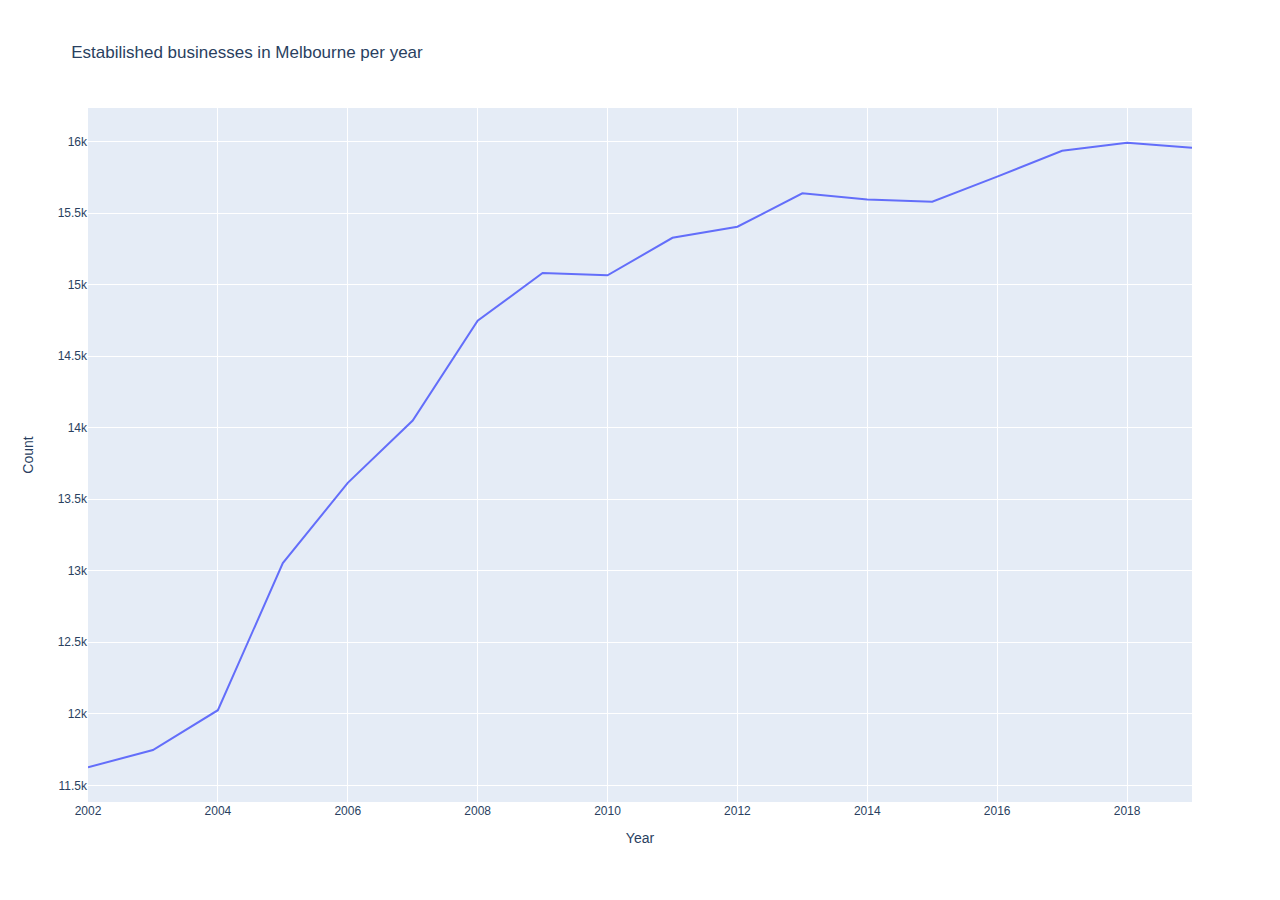
<file: Project/CLUE/figures/fig1.html>
<html>
<head><meta charset="utf-8" /></head>
<body>
    <div>                        <script type="text/javascript">window.PlotlyConfig = {MathJaxConfig: 'local'};</script>
        <script src="https://cdn.plot.ly/plotly-latest.min.js"></script>                <div id="7d5dd1dd-2938-4f8b-a441-0450a7ef5a05" class="plotly-graph-div" style="height:100%; width:100%;"></div>            <script type="text/javascript">                                    window.PLOTLYENV=window.PLOTLYENV || {};                                    if (document.getElementById("7d5dd1dd-2938-4f8b-a441-0450a7ef5a05")) {                    Plotly.newPlot(                        "7d5dd1dd-2938-4f8b-a441-0450a7ef5a05",                        [{"hovertemplate": "Year: %{x} <br>Count: %{y}", "legendgroup": "", "line": {"color": "#636efa", "dash": "solid"}, "mode": "lines", "name": "", "orientation": "v", "showlegend": false, "type": "scatter", "x": [2002, 2003, 2004, 2005, 2006, 2007, 2008, 2009, 2010, 2011, 2012, 2013, 2014, 2015, 2016, 2017, 2018, 2019], "xaxis": "x", "y": [11626, 11747, 12025, 13053, 13614, 14050, 14748, 15081, 15065, 15327, 15405, 15638, 15595, 15580, 15755, 15935, 15992, 15957], "yaxis": "y"}],                        {"annotations": [{"showarrow": false, "text": "Fig 1. Estabilished businesses in Melbourne per year", "x": 0.5, "xref": "paper", "y": -0.25, "yref": "paper"}], "margin": {"b": 90}, "template": {"data": {"bar": [{"error_x": {"color": "#2a3f5f"}, "error_y": {"color": "#2a3f5f"}, "marker": {"line": {"color": "#E5ECF6", "width": 0.5}}, "type": "bar"}], "barpolar": [{"marker": {"line": {"color": "#E5ECF6", "width": 0.5}}, "type": "barpolar"}], "carpet": [{"aaxis": {"endlinecolor": "#2a3f5f", "gridcolor": "white", "linecolor": "white", "minorgridcolor": "white", "startlinecolor": "#2a3f5f"}, "baxis": {"endlinecolor": "#2a3f5f", "gridcolor": "white", "linecolor": "white", "minorgridcolor": "white", "startlinecolor": "#2a3f5f"}, "type": "carpet"}], "choropleth": [{"colorbar": {"outlinewidth": 0, "ticks": ""}, "type": "choropleth"}], "contour": [{"colorbar": {"outlinewidth": 0, "ticks": ""}, "colorscale": [[0.0, "#0d0887"], [0.1111111111111111, "#46039f"], [0.2222222222222222, "#7201a8"], [0.3333333333333333, "#9c179e"], [0.4444444444444444, "#bd3786"], [0.5555555555555556, "#d8576b"], [0.6666666666666666, "#ed7953"], [0.7777777777777778, "#fb9f3a"], [0.8888888888888888, "#fdca26"], [1.0, "#f0f921"]], "type": "contour"}], "contourcarpet": [{"colorbar": {"outlinewidth": 0, "ticks": ""}, "type": "contourcarpet"}], "heatmap": [{"colorbar": {"outlinewidth": 0, "ticks": ""}, "colorscale": [[0.0, "#0d0887"], [0.1111111111111111, "#46039f"], [0.2222222222222222, "#7201a8"], [0.3333333333333333, "#9c179e"], [0.4444444444444444, "#bd3786"], [0.5555555555555556, "#d8576b"], [0.6666666666666666, "#ed7953"], [0.7777777777777778, "#fb9f3a"], [0.8888888888888888, "#fdca26"], [1.0, "#f0f921"]], "type": "heatmap"}], "heatmapgl": [{"colorbar": {"outlinewidth": 0, "ticks": ""}, "colorscale": [[0.0, "#0d0887"], [0.1111111111111111, "#46039f"], [0.2222222222222222, "#7201a8"], [0.3333333333333333, "#9c179e"], [0.4444444444444444, "#bd3786"], [0.5555555555555556, "#d8576b"], [0.6666666666666666, "#ed7953"], [0.7777777777777778, "#fb9f3a"], [0.8888888888888888, "#fdca26"], [1.0, "#f0f921"]], "type": "heatmapgl"}], "histogram": [{"marker": {"colorbar": {"outlinewidth": 0, "ticks": ""}}, "type": "histogram"}], "histogram2d": [{"colorbar": {"outlinewidth": 0, "ticks": ""}, "colorscale": [[0.0, "#0d0887"], [0.1111111111111111, "#46039f"], [0.2222222222222222, "#7201a8"], [0.3333333333333333, "#9c179e"], [0.4444444444444444, "#bd3786"], [0.5555555555555556, "#d8576b"], [0.6666666666666666, "#ed7953"], [0.7777777777777778, "#fb9f3a"], [0.8888888888888888, "#fdca26"], [1.0, "#f0f921"]], "type": "histogram2d"}], "histogram2dcontour": [{"colorbar": {"outlinewidth": 0, "ticks": ""}, "colorscale": [[0.0, "#0d0887"], [0.1111111111111111, "#46039f"], [0.2222222222222222, "#7201a8"], [0.3333333333333333, "#9c179e"], [0.4444444444444444, "#bd3786"], [0.5555555555555556, "#d8576b"], [0.6666666666666666, "#ed7953"], [0.7777777777777778, "#fb9f3a"], [0.8888888888888888, "#fdca26"], [1.0, "#f0f921"]], "type": "histogram2dcontour"}], "mesh3d": [{"colorbar": {"outlinewidth": 0, "ticks": ""}, "type": "mesh3d"}], "parcoords": [{"line": {"colorbar": {"outlinewidth": 0, "ticks": ""}}, "type": "parcoords"}], "pie": [{"automargin": true, "type": "pie"}], "scatter": [{"marker": {"colorbar": {"outlinewidth": 0, "ticks": ""}}, "type": "scatter"}], "scatter3d": [{"line": {"colorbar": {"outlinewidth": 0, "ticks": ""}}, "marker": {"colorbar": {"outlinewidth": 0, "ticks": ""}}, "type": "scatter3d"}], "scattercarpet": [{"marker": {"colorbar": {"outlinewidth": 0, "ticks": ""}}, "type": "scattercarpet"}], "scattergeo": [{"marker": {"colorbar": {"outlinewidth": 0, "ticks": ""}}, "type": "scattergeo"}], "scattergl": [{"marker": {"colorbar": {"outlinewidth": 0, "ticks": ""}}, "type": "scattergl"}], "scattermapbox": [{"marker": {"colorbar": {"outlinewidth": 0, "ticks": ""}}, "type": "scattermapbox"}], "scatterpolar": [{"marker": {"colorbar": {"outlinewidth": 0, "ticks": ""}}, "type": "scatterpolar"}], "scatterpolargl": [{"marker": {"colorbar": {"outlinewidth": 0, "ticks": ""}}, "type": "scatterpolargl"}], "scatterternary": [{"marker": {"colorbar": {"outlinewidth": 0, "ticks": ""}}, "type": "scatterternary"}], "surface": [{"colorbar": {"outlinewidth": 0, "ticks": ""}, "colorscale": [[0.0, "#0d0887"], [0.1111111111111111, "#46039f"], [0.2222222222222222, "#7201a8"], [0.3333333333333333, "#9c179e"], [0.4444444444444444, "#bd3786"], [0.5555555555555556, "#d8576b"], [0.6666666666666666, "#ed7953"], [0.7777777777777778, "#fb9f3a"], [0.8888888888888888, "#fdca26"], [1.0, "#f0f921"]], "type": "surface"}], "table": [{"cells": {"fill": {"color": "#EBF0F8"}, "line": {"color": "white"}}, "header": {"fill": {"color": "#C8D4E3"}, "line": {"color": "white"}}, "type": "table"}]}, "layout": {"annotationdefaults": {"arrowcolor": "#2a3f5f", "arrowhead": 0, "arrowwidth": 1}, "autotypenumbers": "strict", "coloraxis": {"colorbar": {"outlinewidth": 0, "ticks": ""}}, "colorscale": {"diverging": [[0, "#8e0152"], [0.1, "#c51b7d"], [0.2, "#de77ae"], [0.3, "#f1b6da"], [0.4, "#fde0ef"], [0.5, "#f7f7f7"], [0.6, "#e6f5d0"], [0.7, "#b8e186"], [0.8, "#7fbc41"], [0.9, "#4d9221"], [1, "#276419"]], "sequential": [[0.0, "#0d0887"], [0.1111111111111111, "#46039f"], [0.2222222222222222, "#7201a8"], [0.3333333333333333, "#9c179e"], [0.4444444444444444, "#bd3786"], [0.5555555555555556, "#d8576b"], [0.6666666666666666, "#ed7953"], [0.7777777777777778, "#fb9f3a"], [0.8888888888888888, "#fdca26"], [1.0, "#f0f921"]], "sequentialminus": [[0.0, "#0d0887"], [0.1111111111111111, "#46039f"], [0.2222222222222222, "#7201a8"], [0.3333333333333333, "#9c179e"], [0.4444444444444444, "#bd3786"], [0.5555555555555556, "#d8576b"], [0.6666666666666666, "#ed7953"], [0.7777777777777778, "#fb9f3a"], [0.8888888888888888, "#fdca26"], [1.0, "#f0f921"]]}, "colorway": ["#636efa", "#EF553B", "#00cc96", "#ab63fa", "#FFA15A", "#19d3f3", "#FF6692", "#B6E880", "#FF97FF", "#FECB52"], "font": {"color": "#2a3f5f"}, "geo": {"bgcolor": "white", "lakecolor": "white", "landcolor": "#E5ECF6", "showlakes": true, "showland": true, "subunitcolor": "white"}, "hoverlabel": {"align": "left"}, "hovermode": "closest", "mapbox": {"style": "light"}, "paper_bgcolor": "white", "plot_bgcolor": "#E5ECF6", "polar": {"angularaxis": {"gridcolor": "white", "linecolor": "white", "ticks": ""}, "bgcolor": "#E5ECF6", "radialaxis": {"gridcolor": "white", "linecolor": "white", "ticks": ""}}, "scene": {"xaxis": {"backgroundcolor": "#E5ECF6", "gridcolor": "white", "gridwidth": 2, "linecolor": "white", "showbackground": true, "ticks": "", "zerolinecolor": "white"}, "yaxis": {"backgroundcolor": "#E5ECF6", "gridcolor": "white", "gridwidth": 2, "linecolor": "white", "showbackground": true, "ticks": "", "zerolinecolor": "white"}, "zaxis": {"backgroundcolor": "#E5ECF6", "gridcolor": "white", "gridwidth": 2, "linecolor": "white", "showbackground": true, "ticks": "", "zerolinecolor": "white"}}, "shapedefaults": {"line": {"color": "#2a3f5f"}}, "ternary": {"aaxis": {"gridcolor": "white", "linecolor": "white", "ticks": ""}, "baxis": {"gridcolor": "white", "linecolor": "white", "ticks": ""}, "bgcolor": "#E5ECF6", "caxis": {"gridcolor": "white", "linecolor": "white", "ticks": ""}}, "title": {"x": 0.05}, "xaxis": {"automargin": true, "gridcolor": "white", "linecolor": "white", "ticks": "", "title": {"standoff": 15}, "zerolinecolor": "white", "zerolinewidth": 2}, "yaxis": {"automargin": true, "gridcolor": "white", "linecolor": "white", "ticks": "", "title": {"standoff": 15}, "zerolinecolor": "white", "zerolinewidth": 2}}}, "title": {"text": "Estabilished businesses in Melbourne per year"}, "xaxis": {"title": {"text": "Year"}}, "yaxis": {"title": {"text": "Count"}}},                        {"responsive": true}                    )                };                            </script>        </div>
</body>
</html>
</file>
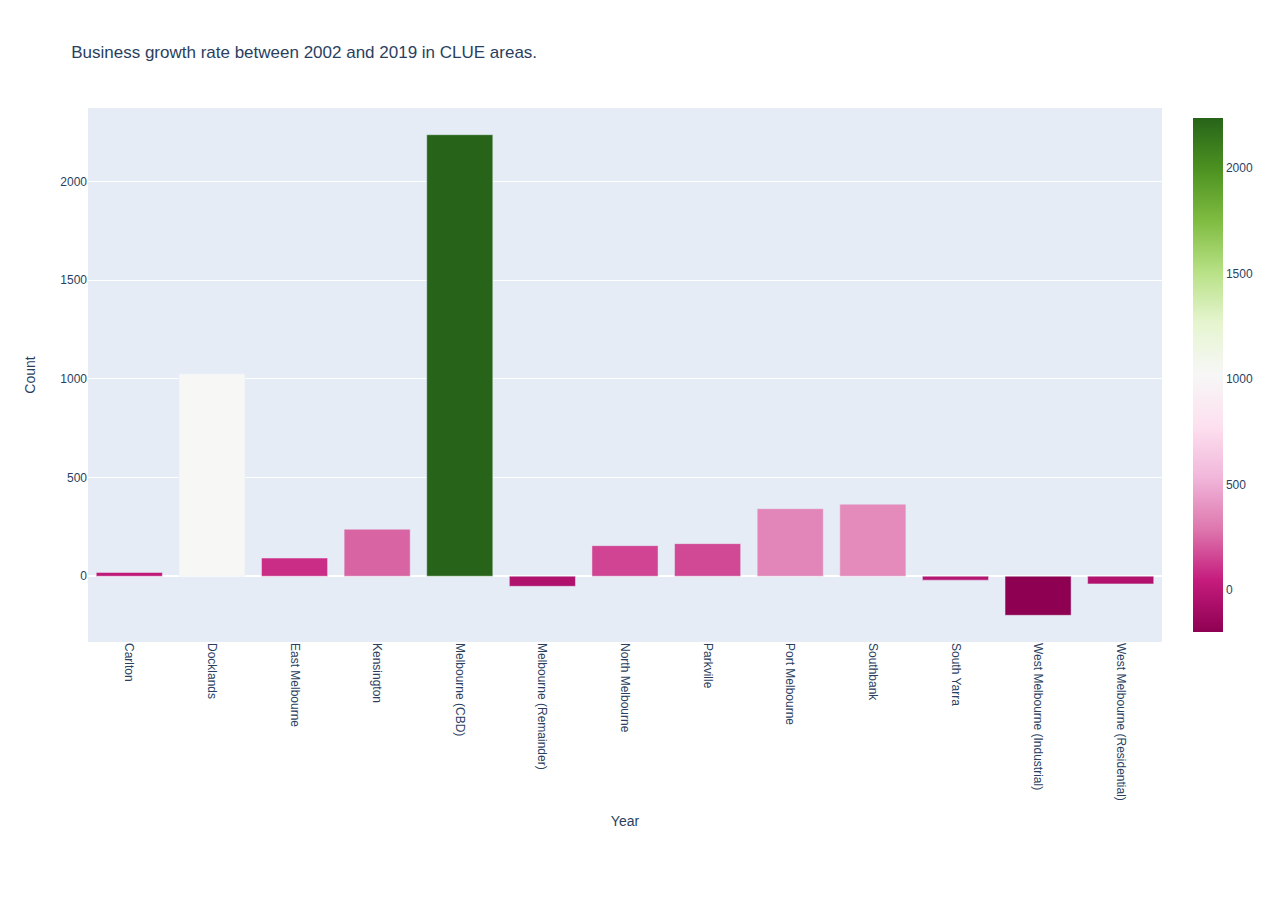
<file: Project/CLUE/figures/fig2.html>
<html>
<head><meta charset="utf-8" /></head>
<body>
    <div>                        <script type="text/javascript">window.PlotlyConfig = {MathJaxConfig: 'local'};</script>
        <script src="https://cdn.plot.ly/plotly-latest.min.js"></script>                <div id="27f50706-1286-46c1-bee7-f6be1781b8e3" class="plotly-graph-div" style="height:100%; width:100%;"></div>            <script type="text/javascript">                                    window.PLOTLYENV=window.PLOTLYENV || {};                                    if (document.getElementById("27f50706-1286-46c1-bee7-f6be1781b8e3")) {                    Plotly.newPlot(                        "27f50706-1286-46c1-bee7-f6be1781b8e3",                        [{"alignmentgroup": "True", "hovertemplate": "Year: %{x} <br>Growth rate: %{y}", "legendgroup": "", "marker": {"color": [19, 1026, 92, 238, 2237, -51, 155, 165, 342, 365, -20, -198, -39], "coloraxis": "coloraxis"}, "name": "", "offsetgroup": "", "orientation": "v", "showlegend": false, "textposition": "auto", "type": "bar", "x": ["Carlton", "Docklands", "East Melbourne", "Kensington", "Melbourne (CBD)", "Melbourne (Remainder)", "North Melbourne", "Parkville", "Port Melbourne", "Southbank", "South Yarra", "West Melbourne (Industrial)", "West Melbourne (Residential)"], "xaxis": "x", "y": [19, 1026, 92, 238, 2237, -51, 155, 165, 342, 365, -20, -198, -39], "yaxis": "y"}],                        {"annotations": [{"showarrow": false, "text": "Fig 2. Difference between businesses established<br>in 2002 and 2019 in CLUE small areas", "x": 0.5, "xref": "paper", "y": -2.25, "yref": "paper"}], "margin": {"b": 250}, "template": {"data": {"bar": [{"error_x": {"color": "#2a3f5f"}, "error_y": {"color": "#2a3f5f"}, "marker": {"line": {"color": "#E5ECF6", "width": 0.5}}, "type": "bar"}], "barpolar": [{"marker": {"line": {"color": "#E5ECF6", "width": 0.5}}, "type": "barpolar"}], "carpet": [{"aaxis": {"endlinecolor": "#2a3f5f", "gridcolor": "white", "linecolor": "white", "minorgridcolor": "white", "startlinecolor": "#2a3f5f"}, "baxis": {"endlinecolor": "#2a3f5f", "gridcolor": "white", "linecolor": "white", "minorgridcolor": "white", "startlinecolor": "#2a3f5f"}, "type": "carpet"}], "choropleth": [{"colorbar": {"outlinewidth": 0, "ticks": ""}, "type": "choropleth"}], "contour": [{"colorbar": {"outlinewidth": 0, "ticks": ""}, "colorscale": [[0.0, "#0d0887"], [0.1111111111111111, "#46039f"], [0.2222222222222222, "#7201a8"], [0.3333333333333333, "#9c179e"], [0.4444444444444444, "#bd3786"], [0.5555555555555556, "#d8576b"], [0.6666666666666666, "#ed7953"], [0.7777777777777778, "#fb9f3a"], [0.8888888888888888, "#fdca26"], [1.0, "#f0f921"]], "type": "contour"}], "contourcarpet": [{"colorbar": {"outlinewidth": 0, "ticks": ""}, "type": "contourcarpet"}], "heatmap": [{"colorbar": {"outlinewidth": 0, "ticks": ""}, "colorscale": [[0.0, "#0d0887"], [0.1111111111111111, "#46039f"], [0.2222222222222222, "#7201a8"], [0.3333333333333333, "#9c179e"], [0.4444444444444444, "#bd3786"], [0.5555555555555556, "#d8576b"], [0.6666666666666666, "#ed7953"], [0.7777777777777778, "#fb9f3a"], [0.8888888888888888, "#fdca26"], [1.0, "#f0f921"]], "type": "heatmap"}], "heatmapgl": [{"colorbar": {"outlinewidth": 0, "ticks": ""}, "colorscale": [[0.0, "#0d0887"], [0.1111111111111111, "#46039f"], [0.2222222222222222, "#7201a8"], [0.3333333333333333, "#9c179e"], [0.4444444444444444, "#bd3786"], [0.5555555555555556, "#d8576b"], [0.6666666666666666, "#ed7953"], [0.7777777777777778, "#fb9f3a"], [0.8888888888888888, "#fdca26"], [1.0, "#f0f921"]], "type": "heatmapgl"}], "histogram": [{"marker": {"colorbar": {"outlinewidth": 0, "ticks": ""}}, "type": "histogram"}], "histogram2d": [{"colorbar": {"outlinewidth": 0, "ticks": ""}, "colorscale": [[0.0, "#0d0887"], [0.1111111111111111, "#46039f"], [0.2222222222222222, "#7201a8"], [0.3333333333333333, "#9c179e"], [0.4444444444444444, "#bd3786"], [0.5555555555555556, "#d8576b"], [0.6666666666666666, "#ed7953"], [0.7777777777777778, "#fb9f3a"], [0.8888888888888888, "#fdca26"], [1.0, "#f0f921"]], "type": "histogram2d"}], "histogram2dcontour": [{"colorbar": {"outlinewidth": 0, "ticks": ""}, "colorscale": [[0.0, "#0d0887"], [0.1111111111111111, "#46039f"], [0.2222222222222222, "#7201a8"], [0.3333333333333333, "#9c179e"], [0.4444444444444444, "#bd3786"], [0.5555555555555556, "#d8576b"], [0.6666666666666666, "#ed7953"], [0.7777777777777778, "#fb9f3a"], [0.8888888888888888, "#fdca26"], [1.0, "#f0f921"]], "type": "histogram2dcontour"}], "mesh3d": [{"colorbar": {"outlinewidth": 0, "ticks": ""}, "type": "mesh3d"}], "parcoords": [{"line": {"colorbar": {"outlinewidth": 0, "ticks": ""}}, "type": "parcoords"}], "pie": [{"automargin": true, "type": "pie"}], "scatter": [{"marker": {"colorbar": {"outlinewidth": 0, "ticks": ""}}, "type": "scatter"}], "scatter3d": [{"line": {"colorbar": {"outlinewidth": 0, "ticks": ""}}, "marker": {"colorbar": {"outlinewidth": 0, "ticks": ""}}, "type": "scatter3d"}], "scattercarpet": [{"marker": {"colorbar": {"outlinewidth": 0, "ticks": ""}}, "type": "scattercarpet"}], "scattergeo": [{"marker": {"colorbar": {"outlinewidth": 0, "ticks": ""}}, "type": "scattergeo"}], "scattergl": [{"marker": {"colorbar": {"outlinewidth": 0, "ticks": ""}}, "type": "scattergl"}], "scattermapbox": [{"marker": {"colorbar": {"outlinewidth": 0, "ticks": ""}}, "type": "scattermapbox"}], "scatterpolar": [{"marker": {"colorbar": {"outlinewidth": 0, "ticks": ""}}, "type": "scatterpolar"}], "scatterpolargl": [{"marker": {"colorbar": {"outlinewidth": 0, "ticks": ""}}, "type": "scatterpolargl"}], "scatterternary": [{"marker": {"colorbar": {"outlinewidth": 0, "ticks": ""}}, "type": "scatterternary"}], "surface": [{"colorbar": {"outlinewidth": 0, "ticks": ""}, "colorscale": [[0.0, "#0d0887"], [0.1111111111111111, "#46039f"], [0.2222222222222222, "#7201a8"], [0.3333333333333333, "#9c179e"], [0.4444444444444444, "#bd3786"], [0.5555555555555556, "#d8576b"], [0.6666666666666666, "#ed7953"], [0.7777777777777778, "#fb9f3a"], [0.8888888888888888, "#fdca26"], [1.0, "#f0f921"]], "type": "surface"}], "table": [{"cells": {"fill": {"color": "#EBF0F8"}, "line": {"color": "white"}}, "header": {"fill": {"color": "#C8D4E3"}, "line": {"color": "white"}}, "type": "table"}]}, "layout": {"annotationdefaults": {"arrowcolor": "#2a3f5f", "arrowhead": 0, "arrowwidth": 1}, "autotypenumbers": "strict", "coloraxis": {"colorbar": {"outlinewidth": 0, "ticks": ""}}, "colorscale": {"diverging": [[0, "#8e0152"], [0.1, "#c51b7d"], [0.2, "#de77ae"], [0.3, "#f1b6da"], [0.4, "#fde0ef"], [0.5, "#f7f7f7"], [0.6, "#e6f5d0"], [0.7, "#b8e186"], [0.8, "#7fbc41"], [0.9, "#4d9221"], [1, "#276419"]], "sequential": [[0.0, "#0d0887"], [0.1111111111111111, "#46039f"], [0.2222222222222222, "#7201a8"], [0.3333333333333333, "#9c179e"], [0.4444444444444444, "#bd3786"], [0.5555555555555556, "#d8576b"], [0.6666666666666666, "#ed7953"], [0.7777777777777778, "#fb9f3a"], [0.8888888888888888, "#fdca26"], [1.0, "#f0f921"]], "sequentialminus": [[0.0, "#0d0887"], [0.1111111111111111, "#46039f"], [0.2222222222222222, "#7201a8"], [0.3333333333333333, "#9c179e"], [0.4444444444444444, "#bd3786"], [0.5555555555555556, "#d8576b"], [0.6666666666666666, "#ed7953"], [0.7777777777777778, "#fb9f3a"], [0.8888888888888888, "#fdca26"], [1.0, "#f0f921"]]}, "colorway": ["#636efa", "#EF553B", "#00cc96", "#ab63fa", "#FFA15A", "#19d3f3", "#FF6692", "#B6E880", "#FF97FF", "#FECB52"], "font": {"color": "#2a3f5f"}, "geo": {"bgcolor": "white", "lakecolor": "white", "landcolor": "#E5ECF6", "showlakes": true, "showland": true, "subunitcolor": "white"}, "hoverlabel": {"align": "left"}, "hovermode": "closest", "mapbox": {"style": "light"}, "paper_bgcolor": "white", "plot_bgcolor": "#E5ECF6", "polar": {"angularaxis": {"gridcolor": "white", "linecolor": "white", "ticks": ""}, "bgcolor": "#E5ECF6", "radialaxis": {"gridcolor": "white", "linecolor": "white", "ticks": ""}}, "scene": {"xaxis": {"backgroundcolor": "#E5ECF6", "gridcolor": "white", "gridwidth": 2, "linecolor": "white", "showbackground": true, "ticks": "", "zerolinecolor": "white"}, "yaxis": {"backgroundcolor": "#E5ECF6", "gridcolor": "white", "gridwidth": 2, "linecolor": "white", "showbackground": true, "ticks": "", "zerolinecolor": "white"}, "zaxis": {"backgroundcolor": "#E5ECF6", "gridcolor": "white", "gridwidth": 2, "linecolor": "white", "showbackground": true, "ticks": "", "zerolinecolor": "white"}}, "shapedefaults": {"line": {"color": "#2a3f5f"}}, "ternary": {"aaxis": {"gridcolor": "white", "linecolor": "white", "ticks": ""}, "baxis": {"gridcolor": "white", "linecolor": "white", "ticks": ""}, "bgcolor": "#E5ECF6", "caxis": {"gridcolor": "white", "linecolor": "white", "ticks": ""}}, "title": {"x": 0.05}, "xaxis": {"automargin": true, "gridcolor": "white", "linecolor": "white", "ticks": "", "title": {"standoff": 15}, "zerolinecolor": "white", "zerolinewidth": 2}, "yaxis": {"automargin": true, "gridcolor": "white", "linecolor": "white", "ticks": "", "title": {"standoff": 15}, "zerolinecolor": "white", "zerolinewidth": 2}}}, "title": {"text": "Business growth rate between 2002 and 2019 in CLUE areas."}, "xaxis": {"tickangle": 90, "title": {"text": "Year"}}, "yaxis": {"title": {"text": "Count"}}},                        {"responsive": true}                    )                };                            </script>        </div>
</body>
</html>
</file>
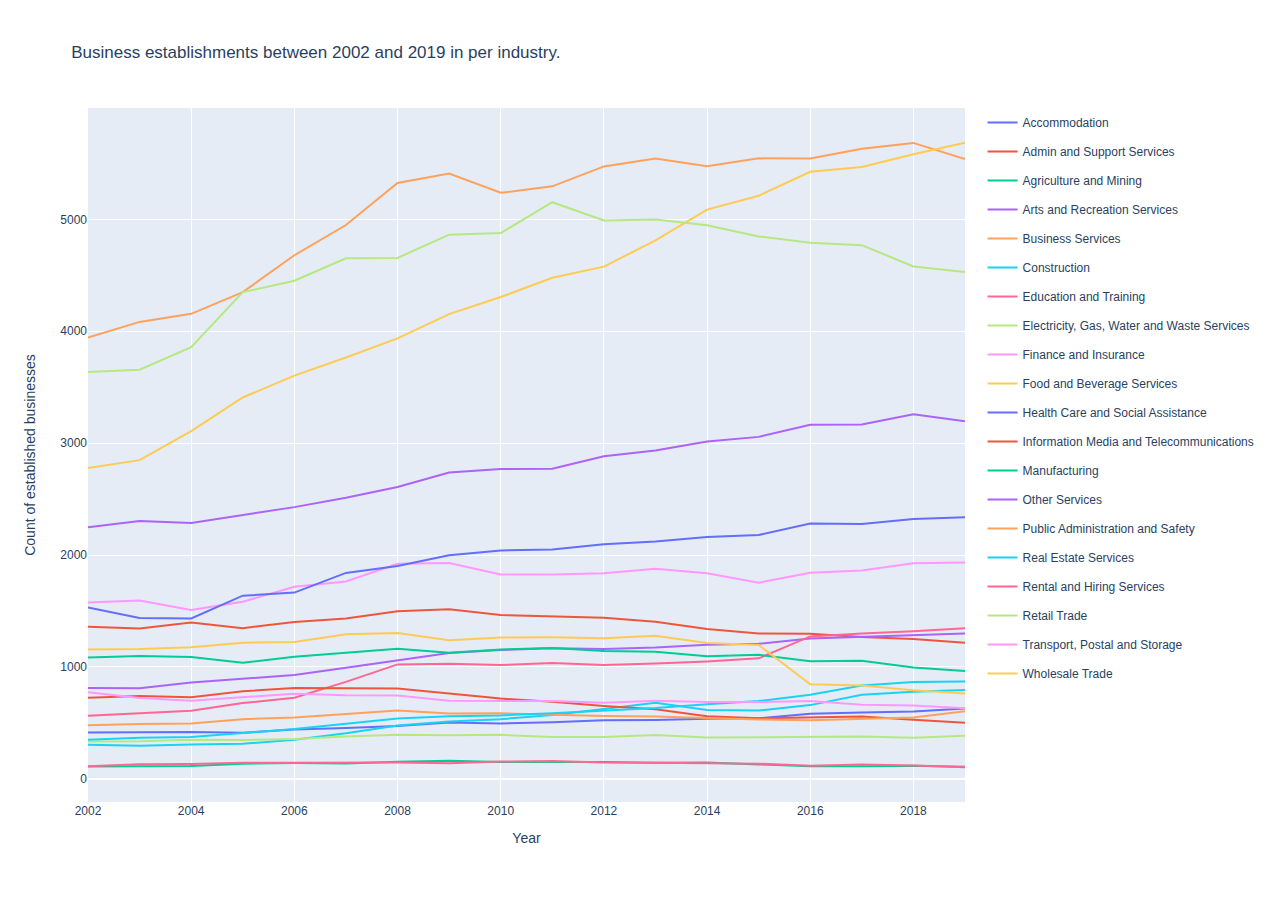
<file: Project/CLUE/figures/fig3.html>
<html>
<head><meta charset="utf-8" /></head>
<body>
    <div>                        <script type="text/javascript">window.PlotlyConfig = {MathJaxConfig: 'local'};</script>
        <script src="https://cdn.plot.ly/plotly-latest.min.js"></script>                <div id="968ba7cb-e8eb-4f2e-8550-ef0c39659177" class="plotly-graph-div" style="height:100%; width:100%;"></div>            <script type="text/javascript">                                    window.PLOTLYENV=window.PLOTLYENV || {};                                    if (document.getElementById("968ba7cb-e8eb-4f2e-8550-ef0c39659177")) {                    Plotly.newPlot(                        "968ba7cb-e8eb-4f2e-8550-ef0c39659177",                        [{"hovertemplate": "variable=Accommodation<br>Year=%{x}<br>value=%{y}<extra></extra>", "legendgroup": "Accommodation", "line": {"color": "#636efa", "dash": "solid"}, "mode": "lines", "name": "Accommodation", "orientation": "v", "showlegend": true, "type": "scatter", "x": [2002, 2003, 2004, 2005, 2006, 2007, 2008, 2009, 2010, 2011, 2012, 2013, 2014, 2015, 2016, 2017, 2018, 2019], "xaxis": "x", "y": [412, 412, 418, 410, 440, 454, 472, 502, 494, 504, 522, 524, 536, 540, 580, 592, 600, 628], "yaxis": "y"}, {"hovertemplate": "variable=Admin and Support Services<br>Year=%{x}<br>value=%{y}<extra></extra>", "legendgroup": "Admin and Support Services", "line": {"color": "#EF553B", "dash": "solid"}, "mode": "lines", "name": "Admin and Support Services", "orientation": "v", "showlegend": true, "type": "scatter", "x": [2002, 2003, 2004, 2005, 2006, 2007, 2008, 2009, 2010, 2011, 2012, 2013, 2014, 2015, 2016, 2017, 2018, 2019], "xaxis": "x", "y": [1358, 1342, 1396, 1346, 1402, 1432, 1496, 1514, 1464, 1448, 1438, 1404, 1338, 1298, 1296, 1266, 1248, 1216], "yaxis": "y"}, {"hovertemplate": "variable=Agriculture and Mining<br>Year=%{x}<br>value=%{y}<extra></extra>", "legendgroup": "Agriculture and Mining", "line": {"color": "#00cc96", "dash": "solid"}, "mode": "lines", "name": "Agriculture and Mining", "orientation": "v", "showlegend": true, "type": "scatter", "x": [2002, 2003, 2004, 2005, 2006, 2007, 2008, 2009, 2010, 2011, 2012, 2013, 2014, 2015, 2016, 2017, 2018, 2019], "xaxis": "x", "y": [110, 114, 114, 134, 140, 136, 152, 160, 150, 150, 150, 142, 144, 128, 112, 112, 116, 108], "yaxis": "y"}, {"hovertemplate": "variable=Arts and Recreation Services<br>Year=%{x}<br>value=%{y}<extra></extra>", "legendgroup": "Arts and Recreation Services", "line": {"color": "#ab63fa", "dash": "solid"}, "mode": "lines", "name": "Arts and Recreation Services", "orientation": "v", "showlegend": true, "type": "scatter", "x": [2002, 2003, 2004, 2005, 2006, 2007, 2008, 2009, 2010, 2011, 2012, 2013, 2014, 2015, 2016, 2017, 2018, 2019], "xaxis": "x", "y": [812, 808, 860, 892, 928, 992, 1058, 1124, 1150, 1166, 1160, 1172, 1198, 1206, 1254, 1268, 1282, 1298], "yaxis": "y"}, {"hovertemplate": "variable=Business Services<br>Year=%{x}<br>value=%{y}<extra></extra>", "legendgroup": "Business Services", "line": {"color": "#FFA15A", "dash": "solid"}, "mode": "lines", "name": "Business Services", "orientation": "v", "showlegend": true, "type": "scatter", "x": [2002, 2003, 2004, 2005, 2006, 2007, 2008, 2009, 2010, 2011, 2012, 2013, 2014, 2015, 2016, 2017, 2018, 2019], "xaxis": "x", "y": [3944, 4084, 4156, 4350, 4680, 4950, 5326, 5410, 5238, 5296, 5474, 5544, 5476, 5546, 5544, 5632, 5684, 5540], "yaxis": "y"}, {"hovertemplate": "variable=Construction<br>Year=%{x}<br>value=%{y}<extra></extra>", "legendgroup": "Construction", "line": {"color": "#19d3f3", "dash": "solid"}, "mode": "lines", "name": "Construction", "orientation": "v", "showlegend": true, "type": "scatter", "x": [2002, 2003, 2004, 2005, 2006, 2007, 2008, 2009, 2010, 2011, 2012, 2013, 2014, 2015, 2016, 2017, 2018, 2019], "xaxis": "x", "y": [304, 294, 306, 312, 348, 406, 476, 512, 532, 570, 624, 680, 614, 610, 658, 750, 778, 794], "yaxis": "y"}, {"hovertemplate": "variable=Education and Training<br>Year=%{x}<br>value=%{y}<extra></extra>", "legendgroup": "Education and Training", "line": {"color": "#FF6692", "dash": "solid"}, "mode": "lines", "name": "Education and Training", "orientation": "v", "showlegend": true, "type": "scatter", "x": [2002, 2003, 2004, 2005, 2006, 2007, 2008, 2009, 2010, 2011, 2012, 2013, 2014, 2015, 2016, 2017, 2018, 2019], "xaxis": "x", "y": [562, 588, 608, 676, 724, 866, 1022, 1028, 1016, 1034, 1016, 1030, 1048, 1076, 1272, 1298, 1318, 1346], "yaxis": "y"}, {"hovertemplate": "variable=Electricity, Gas, Water and Waste Services<br>Year=%{x}<br>value=%{y}<extra></extra>", "legendgroup": "Electricity, Gas, Water and Waste Services", "line": {"color": "#B6E880", "dash": "solid"}, "mode": "lines", "name": "Electricity, Gas, Water and Waste Services", "orientation": "v", "showlegend": true, "type": "scatter", "x": [2002, 2003, 2004, 2005, 2006, 2007, 2008, 2009, 2010, 2011, 2012, 2013, 2014, 2015, 2016, 2017, 2018, 2019], "xaxis": "x", "y": [332, 334, 348, 346, 354, 378, 394, 388, 392, 374, 374, 390, 368, 370, 370, 378, 366, 384], "yaxis": "y"}, {"hovertemplate": "variable=Finance and Insurance<br>Year=%{x}<br>value=%{y}<extra></extra>", "legendgroup": "Finance and Insurance", "line": {"color": "#FF97FF", "dash": "solid"}, "mode": "lines", "name": "Finance and Insurance", "orientation": "v", "showlegend": true, "type": "scatter", "x": [2002, 2003, 2004, 2005, 2006, 2007, 2008, 2009, 2010, 2011, 2012, 2013, 2014, 2015, 2016, 2017, 2018, 2019], "xaxis": "x", "y": [1576, 1594, 1508, 1582, 1716, 1764, 1922, 1928, 1826, 1826, 1836, 1876, 1836, 1752, 1842, 1862, 1926, 1934], "yaxis": "y"}, {"hovertemplate": "variable=Food and Beverage Services<br>Year=%{x}<br>value=%{y}<extra></extra>", "legendgroup": "Food and Beverage Services", "line": {"color": "#FECB52", "dash": "solid"}, "mode": "lines", "name": "Food and Beverage Services", "orientation": "v", "showlegend": true, "type": "scatter", "x": [2002, 2003, 2004, 2005, 2006, 2007, 2008, 2009, 2010, 2011, 2012, 2013, 2014, 2015, 2016, 2017, 2018, 2019], "xaxis": "x", "y": [2778, 2848, 3108, 3408, 3604, 3766, 3936, 4154, 4306, 4478, 4578, 4812, 5088, 5212, 5426, 5468, 5582, 5686], "yaxis": "y"}, {"hovertemplate": "variable=Health Care and Social Assistance<br>Year=%{x}<br>value=%{y}<extra></extra>", "legendgroup": "Health Care and Social Assistance", "line": {"color": "#636efa", "dash": "solid"}, "mode": "lines", "name": "Health Care and Social Assistance", "orientation": "v", "showlegend": true, "type": "scatter", "x": [2002, 2003, 2004, 2005, 2006, 2007, 2008, 2009, 2010, 2011, 2012, 2013, 2014, 2015, 2016, 2017, 2018, 2019], "xaxis": "x", "y": [1530, 1436, 1432, 1636, 1664, 1840, 1902, 1998, 2040, 2050, 2096, 2120, 2160, 2178, 2282, 2278, 2322, 2338], "yaxis": "y"}, {"hovertemplate": "variable=Information Media and Telecommunications<br>Year=%{x}<br>value=%{y}<extra></extra>", "legendgroup": "Information Media and Telecommunications", "line": {"color": "#EF553B", "dash": "solid"}, "mode": "lines", "name": "Information Media and Telecommunications", "orientation": "v", "showlegend": true, "type": "scatter", "x": [2002, 2003, 2004, 2005, 2006, 2007, 2008, 2009, 2010, 2011, 2012, 2013, 2014, 2015, 2016, 2017, 2018, 2019], "xaxis": "x", "y": [724, 740, 728, 782, 812, 808, 806, 762, 716, 688, 650, 620, 558, 540, 550, 556, 528, 500], "yaxis": "y"}, {"hovertemplate": "variable=Manufacturing<br>Year=%{x}<br>value=%{y}<extra></extra>", "legendgroup": "Manufacturing", "line": {"color": "#00cc96", "dash": "solid"}, "mode": "lines", "name": "Manufacturing", "orientation": "v", "showlegend": true, "type": "scatter", "x": [2002, 2003, 2004, 2005, 2006, 2007, 2008, 2009, 2010, 2011, 2012, 2013, 2014, 2015, 2016, 2017, 2018, 2019], "xaxis": "x", "y": [1084, 1096, 1088, 1036, 1090, 1128, 1162, 1126, 1156, 1168, 1142, 1136, 1094, 1108, 1050, 1054, 994, 962], "yaxis": "y"}, {"hovertemplate": "variable=Other Services<br>Year=%{x}<br>value=%{y}<extra></extra>", "legendgroup": "Other Services", "line": {"color": "#ab63fa", "dash": "solid"}, "mode": "lines", "name": "Other Services", "orientation": "v", "showlegend": true, "type": "scatter", "x": [2002, 2003, 2004, 2005, 2006, 2007, 2008, 2009, 2010, 2011, 2012, 2013, 2014, 2015, 2016, 2017, 2018, 2019], "xaxis": "x", "y": [2248, 2304, 2286, 2360, 2428, 2512, 2608, 2738, 2768, 2772, 2882, 2934, 3014, 3056, 3164, 3166, 3258, 3196], "yaxis": "y"}, {"hovertemplate": "variable=Public Administration and Safety<br>Year=%{x}<br>value=%{y}<extra></extra>", "legendgroup": "Public Administration and Safety", "line": {"color": "#FFA15A", "dash": "solid"}, "mode": "lines", "name": "Public Administration and Safety", "orientation": "v", "showlegend": true, "type": "scatter", "x": [2002, 2003, 2004, 2005, 2006, 2007, 2008, 2009, 2010, 2011, 2012, 2013, 2014, 2015, 2016, 2017, 2018, 2019], "xaxis": "x", "y": [478, 490, 494, 532, 548, 580, 610, 584, 586, 572, 560, 556, 540, 530, 522, 536, 548, 604], "yaxis": "y"}, {"hovertemplate": "variable=Real Estate Services<br>Year=%{x}<br>value=%{y}<extra></extra>", "legendgroup": "Real Estate Services", "line": {"color": "#19d3f3", "dash": "solid"}, "mode": "lines", "name": "Real Estate Services", "orientation": "v", "showlegend": true, "type": "scatter", "x": [2002, 2003, 2004, 2005, 2006, 2007, 2008, 2009, 2010, 2011, 2012, 2013, 2014, 2015, 2016, 2017, 2018, 2019], "xaxis": "x", "y": [348, 366, 372, 408, 444, 492, 538, 558, 566, 586, 612, 632, 666, 694, 750, 834, 864, 868], "yaxis": "y"}, {"hovertemplate": "variable=Rental and Hiring Services<br>Year=%{x}<br>value=%{y}<extra></extra>", "legendgroup": "Rental and Hiring Services", "line": {"color": "#FF6692", "dash": "solid"}, "mode": "lines", "name": "Rental and Hiring Services", "orientation": "v", "showlegend": true, "type": "scatter", "x": [2002, 2003, 2004, 2005, 2006, 2007, 2008, 2009, 2010, 2011, 2012, 2013, 2014, 2015, 2016, 2017, 2018, 2019], "xaxis": "x", "y": [112, 130, 132, 142, 142, 142, 146, 138, 154, 158, 144, 142, 140, 134, 116, 126, 118, 102], "yaxis": "y"}, {"hovertemplate": "variable=Retail Trade<br>Year=%{x}<br>value=%{y}<extra></extra>", "legendgroup": "Retail Trade", "line": {"color": "#B6E880", "dash": "solid"}, "mode": "lines", "name": "Retail Trade", "orientation": "v", "showlegend": true, "type": "scatter", "x": [2002, 2003, 2004, 2005, 2006, 2007, 2008, 2009, 2010, 2011, 2012, 2013, 2014, 2015, 2016, 2017, 2018, 2019], "xaxis": "x", "y": [3636, 3656, 3858, 4350, 4452, 4652, 4656, 4864, 4878, 5154, 4990, 5000, 4948, 4848, 4792, 4770, 4580, 4530], "yaxis": "y"}, {"hovertemplate": "variable=Transport, Postal and Storage<br>Year=%{x}<br>value=%{y}<extra></extra>", "legendgroup": "Transport, Postal and Storage", "line": {"color": "#FF97FF", "dash": "solid"}, "mode": "lines", "name": "Transport, Postal and Storage", "orientation": "v", "showlegend": true, "type": "scatter", "x": [2002, 2003, 2004, 2005, 2006, 2007, 2008, 2009, 2010, 2011, 2012, 2013, 2014, 2015, 2016, 2017, 2018, 2019], "xaxis": "x", "y": [774, 722, 698, 732, 760, 746, 744, 698, 696, 694, 678, 698, 686, 686, 694, 662, 654, 630], "yaxis": "y"}, {"hovertemplate": "variable=Wholesale Trade<br>Year=%{x}<br>value=%{y}<extra></extra>", "legendgroup": "Wholesale Trade", "line": {"color": "#FECB52", "dash": "solid"}, "mode": "lines", "name": "Wholesale Trade", "orientation": "v", "showlegend": true, "type": "scatter", "x": [2002, 2003, 2004, 2005, 2006, 2007, 2008, 2009, 2010, 2011, 2012, 2013, 2014, 2015, 2016, 2017, 2018, 2019], "xaxis": "x", "y": [1156, 1160, 1176, 1216, 1222, 1292, 1302, 1238, 1262, 1264, 1256, 1278, 1214, 1196, 844, 834, 790, 762], "yaxis": "y"}],                        {"annotations": [{"showarrow": false, "text": "Fig 3. Difference between businesses established in 2002 and 2019 per industry", "x": 0.2, "xref": "paper", "y": -0.3, "yref": "paper"}], "margin": {"b": 90}, "template": {"data": {"bar": [{"error_x": {"color": "#2a3f5f"}, "error_y": {"color": "#2a3f5f"}, "marker": {"line": {"color": "#E5ECF6", "width": 0.5}}, "type": "bar"}], "barpolar": [{"marker": {"line": {"color": "#E5ECF6", "width": 0.5}}, "type": "barpolar"}], "carpet": [{"aaxis": {"endlinecolor": "#2a3f5f", "gridcolor": "white", "linecolor": "white", "minorgridcolor": "white", "startlinecolor": "#2a3f5f"}, "baxis": {"endlinecolor": "#2a3f5f", "gridcolor": "white", "linecolor": "white", "minorgridcolor": "white", "startlinecolor": "#2a3f5f"}, "type": "carpet"}], "choropleth": [{"colorbar": {"outlinewidth": 0, "ticks": ""}, "type": "choropleth"}], "contour": [{"colorbar": {"outlinewidth": 0, "ticks": ""}, "colorscale": [[0.0, "#0d0887"], [0.1111111111111111, "#46039f"], [0.2222222222222222, "#7201a8"], [0.3333333333333333, "#9c179e"], [0.4444444444444444, "#bd3786"], [0.5555555555555556, "#d8576b"], [0.6666666666666666, "#ed7953"], [0.7777777777777778, "#fb9f3a"], [0.8888888888888888, "#fdca26"], [1.0, "#f0f921"]], "type": "contour"}], "contourcarpet": [{"colorbar": {"outlinewidth": 0, "ticks": ""}, "type": "contourcarpet"}], "heatmap": [{"colorbar": {"outlinewidth": 0, "ticks": ""}, "colorscale": [[0.0, "#0d0887"], [0.1111111111111111, "#46039f"], [0.2222222222222222, "#7201a8"], [0.3333333333333333, "#9c179e"], [0.4444444444444444, "#bd3786"], [0.5555555555555556, "#d8576b"], [0.6666666666666666, "#ed7953"], [0.7777777777777778, "#fb9f3a"], [0.8888888888888888, "#fdca26"], [1.0, "#f0f921"]], "type": "heatmap"}], "heatmapgl": [{"colorbar": {"outlinewidth": 0, "ticks": ""}, "colorscale": [[0.0, "#0d0887"], [0.1111111111111111, "#46039f"], [0.2222222222222222, "#7201a8"], [0.3333333333333333, "#9c179e"], [0.4444444444444444, "#bd3786"], [0.5555555555555556, "#d8576b"], [0.6666666666666666, "#ed7953"], [0.7777777777777778, "#fb9f3a"], [0.8888888888888888, "#fdca26"], [1.0, "#f0f921"]], "type": "heatmapgl"}], "histogram": [{"marker": {"colorbar": {"outlinewidth": 0, "ticks": ""}}, "type": "histogram"}], "histogram2d": [{"colorbar": {"outlinewidth": 0, "ticks": ""}, "colorscale": [[0.0, "#0d0887"], [0.1111111111111111, "#46039f"], [0.2222222222222222, "#7201a8"], [0.3333333333333333, "#9c179e"], [0.4444444444444444, "#bd3786"], [0.5555555555555556, "#d8576b"], [0.6666666666666666, "#ed7953"], [0.7777777777777778, "#fb9f3a"], [0.8888888888888888, "#fdca26"], [1.0, "#f0f921"]], "type": "histogram2d"}], "histogram2dcontour": [{"colorbar": {"outlinewidth": 0, "ticks": ""}, "colorscale": [[0.0, "#0d0887"], [0.1111111111111111, "#46039f"], [0.2222222222222222, "#7201a8"], [0.3333333333333333, "#9c179e"], [0.4444444444444444, "#bd3786"], [0.5555555555555556, "#d8576b"], [0.6666666666666666, "#ed7953"], [0.7777777777777778, "#fb9f3a"], [0.8888888888888888, "#fdca26"], [1.0, "#f0f921"]], "type": "histogram2dcontour"}], "mesh3d": [{"colorbar": {"outlinewidth": 0, "ticks": ""}, "type": "mesh3d"}], "parcoords": [{"line": {"colorbar": {"outlinewidth": 0, "ticks": ""}}, "type": "parcoords"}], "pie": [{"automargin": true, "type": "pie"}], "scatter": [{"marker": {"colorbar": {"outlinewidth": 0, "ticks": ""}}, "type": "scatter"}], "scatter3d": [{"line": {"colorbar": {"outlinewidth": 0, "ticks": ""}}, "marker": {"colorbar": {"outlinewidth": 0, "ticks": ""}}, "type": "scatter3d"}], "scattercarpet": [{"marker": {"colorbar": {"outlinewidth": 0, "ticks": ""}}, "type": "scattercarpet"}], "scattergeo": [{"marker": {"colorbar": {"outlinewidth": 0, "ticks": ""}}, "type": "scattergeo"}], "scattergl": [{"marker": {"colorbar": {"outlinewidth": 0, "ticks": ""}}, "type": "scattergl"}], "scattermapbox": [{"marker": {"colorbar": {"outlinewidth": 0, "ticks": ""}}, "type": "scattermapbox"}], "scatterpolar": [{"marker": {"colorbar": {"outlinewidth": 0, "ticks": ""}}, "type": "scatterpolar"}], "scatterpolargl": [{"marker": {"colorbar": {"outlinewidth": 0, "ticks": ""}}, "type": "scatterpolargl"}], "scatterternary": [{"marker": {"colorbar": {"outlinewidth": 0, "ticks": ""}}, "type": "scatterternary"}], "surface": [{"colorbar": {"outlinewidth": 0, "ticks": ""}, "colorscale": [[0.0, "#0d0887"], [0.1111111111111111, "#46039f"], [0.2222222222222222, "#7201a8"], [0.3333333333333333, "#9c179e"], [0.4444444444444444, "#bd3786"], [0.5555555555555556, "#d8576b"], [0.6666666666666666, "#ed7953"], [0.7777777777777778, "#fb9f3a"], [0.8888888888888888, "#fdca26"], [1.0, "#f0f921"]], "type": "surface"}], "table": [{"cells": {"fill": {"color": "#EBF0F8"}, "line": {"color": "white"}}, "header": {"fill": {"color": "#C8D4E3"}, "line": {"color": "white"}}, "type": "table"}]}, "layout": {"annotationdefaults": {"arrowcolor": "#2a3f5f", "arrowhead": 0, "arrowwidth": 1}, "autotypenumbers": "strict", "coloraxis": {"colorbar": {"outlinewidth": 0, "ticks": ""}}, "colorscale": {"diverging": [[0, "#8e0152"], [0.1, "#c51b7d"], [0.2, "#de77ae"], [0.3, "#f1b6da"], [0.4, "#fde0ef"], [0.5, "#f7f7f7"], [0.6, "#e6f5d0"], [0.7, "#b8e186"], [0.8, "#7fbc41"], [0.9, "#4d9221"], [1, "#276419"]], "sequential": [[0.0, "#0d0887"], [0.1111111111111111, "#46039f"], [0.2222222222222222, "#7201a8"], [0.3333333333333333, "#9c179e"], [0.4444444444444444, "#bd3786"], [0.5555555555555556, "#d8576b"], [0.6666666666666666, "#ed7953"], [0.7777777777777778, "#fb9f3a"], [0.8888888888888888, "#fdca26"], [1.0, "#f0f921"]], "sequentialminus": [[0.0, "#0d0887"], [0.1111111111111111, "#46039f"], [0.2222222222222222, "#7201a8"], [0.3333333333333333, "#9c179e"], [0.4444444444444444, "#bd3786"], [0.5555555555555556, "#d8576b"], [0.6666666666666666, "#ed7953"], [0.7777777777777778, "#fb9f3a"], [0.8888888888888888, "#fdca26"], [1.0, "#f0f921"]]}, "colorway": ["#636efa", "#EF553B", "#00cc96", "#ab63fa", "#FFA15A", "#19d3f3", "#FF6692", "#B6E880", "#FF97FF", "#FECB52"], "font": {"color": "#2a3f5f"}, "geo": {"bgcolor": "white", "lakecolor": "white", "landcolor": "#E5ECF6", "showlakes": true, "showland": true, "subunitcolor": "white"}, "hoverlabel": {"align": "left"}, "hovermode": "closest", "mapbox": {"style": "light"}, "paper_bgcolor": "white", "plot_bgcolor": "#E5ECF6", "polar": {"angularaxis": {"gridcolor": "white", "linecolor": "white", "ticks": ""}, "bgcolor": "#E5ECF6", "radialaxis": {"gridcolor": "white", "linecolor": "white", "ticks": ""}}, "scene": {"xaxis": {"backgroundcolor": "#E5ECF6", "gridcolor": "white", "gridwidth": 2, "linecolor": "white", "showbackground": true, "ticks": "", "zerolinecolor": "white"}, "yaxis": {"backgroundcolor": "#E5ECF6", "gridcolor": "white", "gridwidth": 2, "linecolor": "white", "showbackground": true, "ticks": "", "zerolinecolor": "white"}, "zaxis": {"backgroundcolor": "#E5ECF6", "gridcolor": "white", "gridwidth": 2, "linecolor": "white", "showbackground": true, "ticks": "", "zerolinecolor": "white"}}, "shapedefaults": {"line": {"color": "#2a3f5f"}}, "ternary": {"aaxis": {"gridcolor": "white", "linecolor": "white", "ticks": ""}, "baxis": {"gridcolor": "white", "linecolor": "white", "ticks": ""}, "bgcolor": "#E5ECF6", "caxis": {"gridcolor": "white", "linecolor": "white", "ticks": ""}}, "title": {"x": 0.05}, "xaxis": {"automargin": true, "gridcolor": "white", "linecolor": "white", "ticks": "", "title": {"standoff": 15}, "zerolinecolor": "white", "zerolinewidth": 2}, "yaxis": {"automargin": true, "gridcolor": "white", "linecolor": "white", "ticks": "", "title": {"standoff": 15}, "zerolinecolor": "white", "zerolinewidth": 2}}}, "title": {"text": "Business establishments between 2002 and 2019 in per industry."}, "xaxis": {"title": {"text": "Year"}}, "yaxis": {"title": {"text": "Count of established businesses"}}},                        {"responsive": true}                    )                };                            </script>        </div>
</body>
</html>
</file>
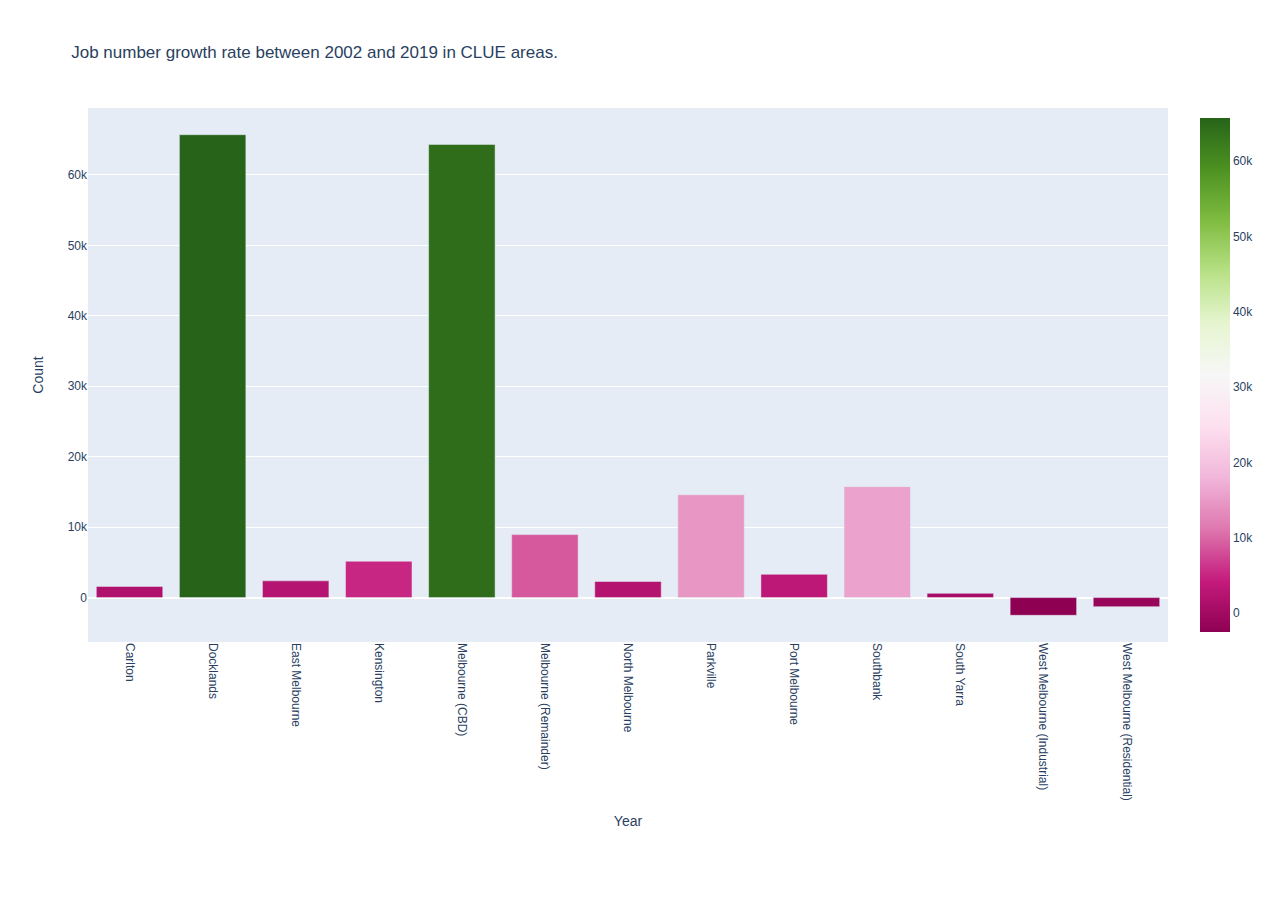
<file: Project/CLUE/figures/fig4.html>
<html>
<head><meta charset="utf-8" /></head>
<body>
    <div>                        <script type="text/javascript">window.PlotlyConfig = {MathJaxConfig: 'local'};</script>
        <script src="https://cdn.plot.ly/plotly-latest.min.js"></script>                <div id="104a4b01-79e9-42c2-a7cb-574aa319c49a" class="plotly-graph-div" style="height:100%; width:100%;"></div>            <script type="text/javascript">                                    window.PLOTLYENV=window.PLOTLYENV || {};                                    if (document.getElementById("104a4b01-79e9-42c2-a7cb-574aa319c49a")) {                    Plotly.newPlot(                        "104a4b01-79e9-42c2-a7cb-574aa319c49a",                        [{"alignmentgroup": "True", "hovertemplate": "Year: %{x} <br>Job number growth: %{y}", "legendgroup": "", "marker": {"color": [1586.0, 65715.0, 2384.0, 5159.0, 64337.0, 8942.0, 2289.0, 14599.0, 3302.0, 15750.0, 601.0, -2513.0, -1286.0], "coloraxis": "coloraxis"}, "name": "", "offsetgroup": "", "orientation": "v", "showlegend": false, "textposition": "auto", "type": "bar", "x": ["Carlton", "Docklands", "East Melbourne", "Kensington", "Melbourne (CBD)", "Melbourne (Remainder)", "North Melbourne", "Parkville", "Port Melbourne", "Southbank", "South Yarra", "West Melbourne (Industrial)", "West Melbourne (Residential)"], "xaxis": "x", "y": [1586.0, 65715.0, 2384.0, 5159.0, 64337.0, 8942.0, 2289.0, 14599.0, 3302.0, 15750.0, 601.0, -2513.0, -1286.0], "yaxis": "y"}],                        {"annotations": [{"showarrow": false, "text": "Fig 4. Difference between number of jobs in 2002 and 2019 in CLUE small areas", "x": 0.5, "xref": "paper", "y": -2.25, "yref": "paper"}], "margin": {"b": 250}, "template": {"data": {"bar": [{"error_x": {"color": "#2a3f5f"}, "error_y": {"color": "#2a3f5f"}, "marker": {"line": {"color": "#E5ECF6", "width": 0.5}}, "type": "bar"}], "barpolar": [{"marker": {"line": {"color": "#E5ECF6", "width": 0.5}}, "type": "barpolar"}], "carpet": [{"aaxis": {"endlinecolor": "#2a3f5f", "gridcolor": "white", "linecolor": "white", "minorgridcolor": "white", "startlinecolor": "#2a3f5f"}, "baxis": {"endlinecolor": "#2a3f5f", "gridcolor": "white", "linecolor": "white", "minorgridcolor": "white", "startlinecolor": "#2a3f5f"}, "type": "carpet"}], "choropleth": [{"colorbar": {"outlinewidth": 0, "ticks": ""}, "type": "choropleth"}], "contour": [{"colorbar": {"outlinewidth": 0, "ticks": ""}, "colorscale": [[0.0, "#0d0887"], [0.1111111111111111, "#46039f"], [0.2222222222222222, "#7201a8"], [0.3333333333333333, "#9c179e"], [0.4444444444444444, "#bd3786"], [0.5555555555555556, "#d8576b"], [0.6666666666666666, "#ed7953"], [0.7777777777777778, "#fb9f3a"], [0.8888888888888888, "#fdca26"], [1.0, "#f0f921"]], "type": "contour"}], "contourcarpet": [{"colorbar": {"outlinewidth": 0, "ticks": ""}, "type": "contourcarpet"}], "heatmap": [{"colorbar": {"outlinewidth": 0, "ticks": ""}, "colorscale": [[0.0, "#0d0887"], [0.1111111111111111, "#46039f"], [0.2222222222222222, "#7201a8"], [0.3333333333333333, "#9c179e"], [0.4444444444444444, "#bd3786"], [0.5555555555555556, "#d8576b"], [0.6666666666666666, "#ed7953"], [0.7777777777777778, "#fb9f3a"], [0.8888888888888888, "#fdca26"], [1.0, "#f0f921"]], "type": "heatmap"}], "heatmapgl": [{"colorbar": {"outlinewidth": 0, "ticks": ""}, "colorscale": [[0.0, "#0d0887"], [0.1111111111111111, "#46039f"], [0.2222222222222222, "#7201a8"], [0.3333333333333333, "#9c179e"], [0.4444444444444444, "#bd3786"], [0.5555555555555556, "#d8576b"], [0.6666666666666666, "#ed7953"], [0.7777777777777778, "#fb9f3a"], [0.8888888888888888, "#fdca26"], [1.0, "#f0f921"]], "type": "heatmapgl"}], "histogram": [{"marker": {"colorbar": {"outlinewidth": 0, "ticks": ""}}, "type": "histogram"}], "histogram2d": [{"colorbar": {"outlinewidth": 0, "ticks": ""}, "colorscale": [[0.0, "#0d0887"], [0.1111111111111111, "#46039f"], [0.2222222222222222, "#7201a8"], [0.3333333333333333, "#9c179e"], [0.4444444444444444, "#bd3786"], [0.5555555555555556, "#d8576b"], [0.6666666666666666, "#ed7953"], [0.7777777777777778, "#fb9f3a"], [0.8888888888888888, "#fdca26"], [1.0, "#f0f921"]], "type": "histogram2d"}], "histogram2dcontour": [{"colorbar": {"outlinewidth": 0, "ticks": ""}, "colorscale": [[0.0, "#0d0887"], [0.1111111111111111, "#46039f"], [0.2222222222222222, "#7201a8"], [0.3333333333333333, "#9c179e"], [0.4444444444444444, "#bd3786"], [0.5555555555555556, "#d8576b"], [0.6666666666666666, "#ed7953"], [0.7777777777777778, "#fb9f3a"], [0.8888888888888888, "#fdca26"], [1.0, "#f0f921"]], "type": "histogram2dcontour"}], "mesh3d": [{"colorbar": {"outlinewidth": 0, "ticks": ""}, "type": "mesh3d"}], "parcoords": [{"line": {"colorbar": {"outlinewidth": 0, "ticks": ""}}, "type": "parcoords"}], "pie": [{"automargin": true, "type": "pie"}], "scatter": [{"marker": {"colorbar": {"outlinewidth": 0, "ticks": ""}}, "type": "scatter"}], "scatter3d": [{"line": {"colorbar": {"outlinewidth": 0, "ticks": ""}}, "marker": {"colorbar": {"outlinewidth": 0, "ticks": ""}}, "type": "scatter3d"}], "scattercarpet": [{"marker": {"colorbar": {"outlinewidth": 0, "ticks": ""}}, "type": "scattercarpet"}], "scattergeo": [{"marker": {"colorbar": {"outlinewidth": 0, "ticks": ""}}, "type": "scattergeo"}], "scattergl": [{"marker": {"colorbar": {"outlinewidth": 0, "ticks": ""}}, "type": "scattergl"}], "scattermapbox": [{"marker": {"colorbar": {"outlinewidth": 0, "ticks": ""}}, "type": "scattermapbox"}], "scatterpolar": [{"marker": {"colorbar": {"outlinewidth": 0, "ticks": ""}}, "type": "scatterpolar"}], "scatterpolargl": [{"marker": {"colorbar": {"outlinewidth": 0, "ticks": ""}}, "type": "scatterpolargl"}], "scatterternary": [{"marker": {"colorbar": {"outlinewidth": 0, "ticks": ""}}, "type": "scatterternary"}], "surface": [{"colorbar": {"outlinewidth": 0, "ticks": ""}, "colorscale": [[0.0, "#0d0887"], [0.1111111111111111, "#46039f"], [0.2222222222222222, "#7201a8"], [0.3333333333333333, "#9c179e"], [0.4444444444444444, "#bd3786"], [0.5555555555555556, "#d8576b"], [0.6666666666666666, "#ed7953"], [0.7777777777777778, "#fb9f3a"], [0.8888888888888888, "#fdca26"], [1.0, "#f0f921"]], "type": "surface"}], "table": [{"cells": {"fill": {"color": "#EBF0F8"}, "line": {"color": "white"}}, "header": {"fill": {"color": "#C8D4E3"}, "line": {"color": "white"}}, "type": "table"}]}, "layout": {"annotationdefaults": {"arrowcolor": "#2a3f5f", "arrowhead": 0, "arrowwidth": 1}, "autotypenumbers": "strict", "coloraxis": {"colorbar": {"outlinewidth": 0, "ticks": ""}}, "colorscale": {"diverging": [[0, "#8e0152"], [0.1, "#c51b7d"], [0.2, "#de77ae"], [0.3, "#f1b6da"], [0.4, "#fde0ef"], [0.5, "#f7f7f7"], [0.6, "#e6f5d0"], [0.7, "#b8e186"], [0.8, "#7fbc41"], [0.9, "#4d9221"], [1, "#276419"]], "sequential": [[0.0, "#0d0887"], [0.1111111111111111, "#46039f"], [0.2222222222222222, "#7201a8"], [0.3333333333333333, "#9c179e"], [0.4444444444444444, "#bd3786"], [0.5555555555555556, "#d8576b"], [0.6666666666666666, "#ed7953"], [0.7777777777777778, "#fb9f3a"], [0.8888888888888888, "#fdca26"], [1.0, "#f0f921"]], "sequentialminus": [[0.0, "#0d0887"], [0.1111111111111111, "#46039f"], [0.2222222222222222, "#7201a8"], [0.3333333333333333, "#9c179e"], [0.4444444444444444, "#bd3786"], [0.5555555555555556, "#d8576b"], [0.6666666666666666, "#ed7953"], [0.7777777777777778, "#fb9f3a"], [0.8888888888888888, "#fdca26"], [1.0, "#f0f921"]]}, "colorway": ["#636efa", "#EF553B", "#00cc96", "#ab63fa", "#FFA15A", "#19d3f3", "#FF6692", "#B6E880", "#FF97FF", "#FECB52"], "font": {"color": "#2a3f5f"}, "geo": {"bgcolor": "white", "lakecolor": "white", "landcolor": "#E5ECF6", "showlakes": true, "showland": true, "subunitcolor": "white"}, "hoverlabel": {"align": "left"}, "hovermode": "closest", "mapbox": {"style": "light"}, "paper_bgcolor": "white", "plot_bgcolor": "#E5ECF6", "polar": {"angularaxis": {"gridcolor": "white", "linecolor": "white", "ticks": ""}, "bgcolor": "#E5ECF6", "radialaxis": {"gridcolor": "white", "linecolor": "white", "ticks": ""}}, "scene": {"xaxis": {"backgroundcolor": "#E5ECF6", "gridcolor": "white", "gridwidth": 2, "linecolor": "white", "showbackground": true, "ticks": "", "zerolinecolor": "white"}, "yaxis": {"backgroundcolor": "#E5ECF6", "gridcolor": "white", "gridwidth": 2, "linecolor": "white", "showbackground": true, "ticks": "", "zerolinecolor": "white"}, "zaxis": {"backgroundcolor": "#E5ECF6", "gridcolor": "white", "gridwidth": 2, "linecolor": "white", "showbackground": true, "ticks": "", "zerolinecolor": "white"}}, "shapedefaults": {"line": {"color": "#2a3f5f"}}, "ternary": {"aaxis": {"gridcolor": "white", "linecolor": "white", "ticks": ""}, "baxis": {"gridcolor": "white", "linecolor": "white", "ticks": ""}, "bgcolor": "#E5ECF6", "caxis": {"gridcolor": "white", "linecolor": "white", "ticks": ""}}, "title": {"x": 0.05}, "xaxis": {"automargin": true, "gridcolor": "white", "linecolor": "white", "ticks": "", "title": {"standoff": 15}, "zerolinecolor": "white", "zerolinewidth": 2}, "yaxis": {"automargin": true, "gridcolor": "white", "linecolor": "white", "ticks": "", "title": {"standoff": 15}, "zerolinecolor": "white", "zerolinewidth": 2}}}, "title": {"text": "Job number growth rate between 2002 and 2019 in CLUE areas."}, "xaxis": {"tickangle": 90, "title": {"text": "Year"}}, "yaxis": {"title": {"text": "Count"}}},                        {"responsive": true}                    )                };                            </script>        </div>
</body>
</html>
</file>
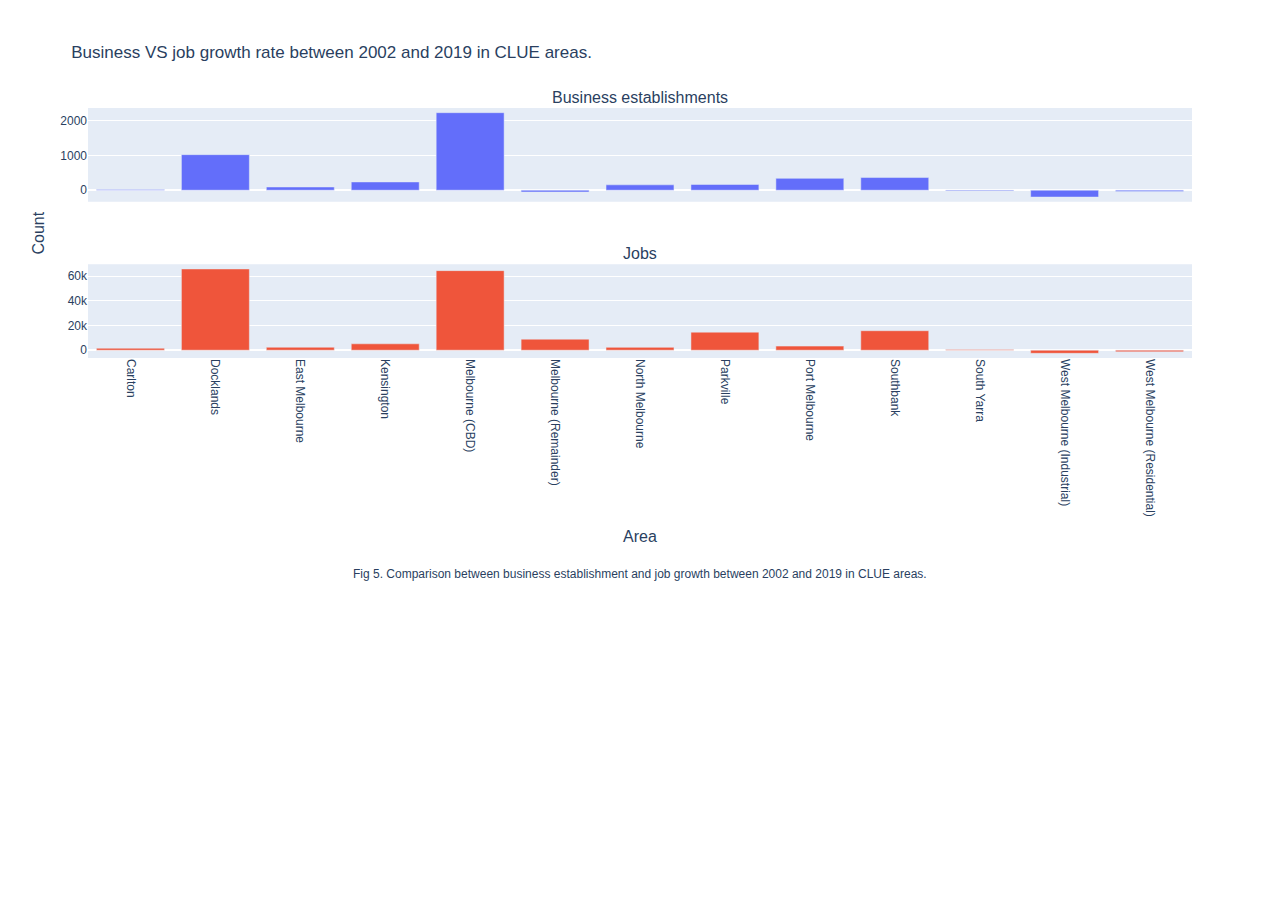
<file: Project/CLUE/figures/fig5.html>
<html>
<head><meta charset="utf-8" /></head>
<body>
    <div>                        <script type="text/javascript">window.PlotlyConfig = {MathJaxConfig: 'local'};</script>
        <script src="https://cdn.plot.ly/plotly-latest.min.js"></script>                <div id="14795b58-0c7f-4010-bd1f-5927bfdb82f5" class="plotly-graph-div" style="height:600px; width:100%;"></div>            <script type="text/javascript">                                    window.PLOTLYENV=window.PLOTLYENV || {};                                    if (document.getElementById("14795b58-0c7f-4010-bd1f-5927bfdb82f5")) {                    Plotly.newPlot(                        "14795b58-0c7f-4010-bd1f-5927bfdb82f5",                        [{"alignmentgroup": "True", "hovertemplate": "Year: %{x} <br>Growth rate: %{y}", "legendgroup": "", "name": "", "offsetgroup": "", "orientation": "v", "showlegend": false, "textposition": "auto", "type": "bar", "x": ["Carlton", "Docklands", "East Melbourne", "Kensington", "Melbourne (CBD)", "Melbourne (Remainder)", "North Melbourne", "Parkville", "Port Melbourne", "Southbank", "South Yarra", "West Melbourne (Industrial)", "West Melbourne (Residential)"], "xaxis": "x", "y": [19, 1026, 92, 238, 2237, -51, 155, 165, 342, 365, -20, -198, -39], "yaxis": "y"}, {"alignmentgroup": "True", "hovertemplate": "Year: %{x} <br>Job number growth: %{y}", "legendgroup": "", "name": "", "offsetgroup": "", "orientation": "v", "showlegend": false, "textposition": "auto", "type": "bar", "x": ["Carlton", "Docklands", "East Melbourne", "Kensington", "Melbourne (CBD)", "Melbourne (Remainder)", "North Melbourne", "Parkville", "Port Melbourne", "Southbank", "South Yarra", "West Melbourne (Industrial)", "West Melbourne (Residential)"], "xaxis": "x2", "y": [1586.0, 65715.0, 2384.0, 5159.0, 64337.0, 8942.0, 2289.0, 14599.0, 3302.0, 15750.0, 601.0, -2513.0, -1286.0], "yaxis": "y2"}],                        {"annotations": [{"font": {"size": 16}, "showarrow": false, "text": "Business establishments", "x": 0.5, "xanchor": "center", "xref": "paper", "y": 1.0, "yanchor": "bottom", "yref": "paper"}, {"font": {"size": 16}, "showarrow": false, "text": "Jobs", "x": 0.5, "xanchor": "center", "xref": "paper", "y": 0.375, "yanchor": "bottom", "yref": "paper"}, {"font": {"size": 16}, "showarrow": false, "text": "Area", "x": 0.5, "xanchor": "center", "xref": "paper", "y": -0.55, "yanchor": "top", "yref": "paper", "yshift": -30}, {"font": {"size": 16}, "showarrow": false, "text": "Count", "textangle": -90, "x": 0, "xanchor": "right", "xref": "paper", "xshift": -40, "y": 0.5, "yanchor": "middle", "yref": "paper"}, {"showarrow": false, "text": "Fig 5. Comparison between business establishment and job growth between 2002 and 2019 in CLUE areas.", "x": 0.5, "xref": "paper", "y": -0.9, "yref": "paper"}], "height": 600, "margin": {"b": 250}, "template": {"data": {"bar": [{"error_x": {"color": "#2a3f5f"}, "error_y": {"color": "#2a3f5f"}, "marker": {"line": {"color": "#E5ECF6", "width": 0.5}}, "type": "bar"}], "barpolar": [{"marker": {"line": {"color": "#E5ECF6", "width": 0.5}}, "type": "barpolar"}], "carpet": [{"aaxis": {"endlinecolor": "#2a3f5f", "gridcolor": "white", "linecolor": "white", "minorgridcolor": "white", "startlinecolor": "#2a3f5f"}, "baxis": {"endlinecolor": "#2a3f5f", "gridcolor": "white", "linecolor": "white", "minorgridcolor": "white", "startlinecolor": "#2a3f5f"}, "type": "carpet"}], "choropleth": [{"colorbar": {"outlinewidth": 0, "ticks": ""}, "type": "choropleth"}], "contour": [{"colorbar": {"outlinewidth": 0, "ticks": ""}, "colorscale": [[0.0, "#0d0887"], [0.1111111111111111, "#46039f"], [0.2222222222222222, "#7201a8"], [0.3333333333333333, "#9c179e"], [0.4444444444444444, "#bd3786"], [0.5555555555555556, "#d8576b"], [0.6666666666666666, "#ed7953"], [0.7777777777777778, "#fb9f3a"], [0.8888888888888888, "#fdca26"], [1.0, "#f0f921"]], "type": "contour"}], "contourcarpet": [{"colorbar": {"outlinewidth": 0, "ticks": ""}, "type": "contourcarpet"}], "heatmap": [{"colorbar": {"outlinewidth": 0, "ticks": ""}, "colorscale": [[0.0, "#0d0887"], [0.1111111111111111, "#46039f"], [0.2222222222222222, "#7201a8"], [0.3333333333333333, "#9c179e"], [0.4444444444444444, "#bd3786"], [0.5555555555555556, "#d8576b"], [0.6666666666666666, "#ed7953"], [0.7777777777777778, "#fb9f3a"], [0.8888888888888888, "#fdca26"], [1.0, "#f0f921"]], "type": "heatmap"}], "heatmapgl": [{"colorbar": {"outlinewidth": 0, "ticks": ""}, "colorscale": [[0.0, "#0d0887"], [0.1111111111111111, "#46039f"], [0.2222222222222222, "#7201a8"], [0.3333333333333333, "#9c179e"], [0.4444444444444444, "#bd3786"], [0.5555555555555556, "#d8576b"], [0.6666666666666666, "#ed7953"], [0.7777777777777778, "#fb9f3a"], [0.8888888888888888, "#fdca26"], [1.0, "#f0f921"]], "type": "heatmapgl"}], "histogram": [{"marker": {"colorbar": {"outlinewidth": 0, "ticks": ""}}, "type": "histogram"}], "histogram2d": [{"colorbar": {"outlinewidth": 0, "ticks": ""}, "colorscale": [[0.0, "#0d0887"], [0.1111111111111111, "#46039f"], [0.2222222222222222, "#7201a8"], [0.3333333333333333, "#9c179e"], [0.4444444444444444, "#bd3786"], [0.5555555555555556, "#d8576b"], [0.6666666666666666, "#ed7953"], [0.7777777777777778, "#fb9f3a"], [0.8888888888888888, "#fdca26"], [1.0, "#f0f921"]], "type": "histogram2d"}], "histogram2dcontour": [{"colorbar": {"outlinewidth": 0, "ticks": ""}, "colorscale": [[0.0, "#0d0887"], [0.1111111111111111, "#46039f"], [0.2222222222222222, "#7201a8"], [0.3333333333333333, "#9c179e"], [0.4444444444444444, "#bd3786"], [0.5555555555555556, "#d8576b"], [0.6666666666666666, "#ed7953"], [0.7777777777777778, "#fb9f3a"], [0.8888888888888888, "#fdca26"], [1.0, "#f0f921"]], "type": "histogram2dcontour"}], "mesh3d": [{"colorbar": {"outlinewidth": 0, "ticks": ""}, "type": "mesh3d"}], "parcoords": [{"line": {"colorbar": {"outlinewidth": 0, "ticks": ""}}, "type": "parcoords"}], "pie": [{"automargin": true, "type": "pie"}], "scatter": [{"marker": {"colorbar": {"outlinewidth": 0, "ticks": ""}}, "type": "scatter"}], "scatter3d": [{"line": {"colorbar": {"outlinewidth": 0, "ticks": ""}}, "marker": {"colorbar": {"outlinewidth": 0, "ticks": ""}}, "type": "scatter3d"}], "scattercarpet": [{"marker": {"colorbar": {"outlinewidth": 0, "ticks": ""}}, "type": "scattercarpet"}], "scattergeo": [{"marker": {"colorbar": {"outlinewidth": 0, "ticks": ""}}, "type": "scattergeo"}], "scattergl": [{"marker": {"colorbar": {"outlinewidth": 0, "ticks": ""}}, "type": "scattergl"}], "scattermapbox": [{"marker": {"colorbar": {"outlinewidth": 0, "ticks": ""}}, "type": "scattermapbox"}], "scatterpolar": [{"marker": {"colorbar": {"outlinewidth": 0, "ticks": ""}}, "type": "scatterpolar"}], "scatterpolargl": [{"marker": {"colorbar": {"outlinewidth": 0, "ticks": ""}}, "type": "scatterpolargl"}], "scatterternary": [{"marker": {"colorbar": {"outlinewidth": 0, "ticks": ""}}, "type": "scatterternary"}], "surface": [{"colorbar": {"outlinewidth": 0, "ticks": ""}, "colorscale": [[0.0, "#0d0887"], [0.1111111111111111, "#46039f"], [0.2222222222222222, "#7201a8"], [0.3333333333333333, "#9c179e"], [0.4444444444444444, "#bd3786"], [0.5555555555555556, "#d8576b"], [0.6666666666666666, "#ed7953"], [0.7777777777777778, "#fb9f3a"], [0.8888888888888888, "#fdca26"], [1.0, "#f0f921"]], "type": "surface"}], "table": [{"cells": {"fill": {"color": "#EBF0F8"}, "line": {"color": "white"}}, "header": {"fill": {"color": "#C8D4E3"}, "line": {"color": "white"}}, "type": "table"}]}, "layout": {"annotationdefaults": {"arrowcolor": "#2a3f5f", "arrowhead": 0, "arrowwidth": 1}, "autotypenumbers": "strict", "coloraxis": {"colorbar": {"outlinewidth": 0, "ticks": ""}}, "colorscale": {"diverging": [[0, "#8e0152"], [0.1, "#c51b7d"], [0.2, "#de77ae"], [0.3, "#f1b6da"], [0.4, "#fde0ef"], [0.5, "#f7f7f7"], [0.6, "#e6f5d0"], [0.7, "#b8e186"], [0.8, "#7fbc41"], [0.9, "#4d9221"], [1, "#276419"]], "sequential": [[0.0, "#0d0887"], [0.1111111111111111, "#46039f"], [0.2222222222222222, "#7201a8"], [0.3333333333333333, "#9c179e"], [0.4444444444444444, "#bd3786"], [0.5555555555555556, "#d8576b"], [0.6666666666666666, "#ed7953"], [0.7777777777777778, "#fb9f3a"], [0.8888888888888888, "#fdca26"], [1.0, "#f0f921"]], "sequentialminus": [[0.0, "#0d0887"], [0.1111111111111111, "#46039f"], [0.2222222222222222, "#7201a8"], [0.3333333333333333, "#9c179e"], [0.4444444444444444, "#bd3786"], [0.5555555555555556, "#d8576b"], [0.6666666666666666, "#ed7953"], [0.7777777777777778, "#fb9f3a"], [0.8888888888888888, "#fdca26"], [1.0, "#f0f921"]]}, "colorway": ["#636efa", "#EF553B", "#00cc96", "#ab63fa", "#FFA15A", "#19d3f3", "#FF6692", "#B6E880", "#FF97FF", "#FECB52"], "font": {"color": "#2a3f5f"}, "geo": {"bgcolor": "white", "lakecolor": "white", "landcolor": "#E5ECF6", "showlakes": true, "showland": true, "subunitcolor": "white"}, "hoverlabel": {"align": "left"}, "hovermode": "closest", "mapbox": {"style": "light"}, "paper_bgcolor": "white", "plot_bgcolor": "#E5ECF6", "polar": {"angularaxis": {"gridcolor": "white", "linecolor": "white", "ticks": ""}, "bgcolor": "#E5ECF6", "radialaxis": {"gridcolor": "white", "linecolor": "white", "ticks": ""}}, "scene": {"xaxis": {"backgroundcolor": "#E5ECF6", "gridcolor": "white", "gridwidth": 2, "linecolor": "white", "showbackground": true, "ticks": "", "zerolinecolor": "white"}, "yaxis": {"backgroundcolor": "#E5ECF6", "gridcolor": "white", "gridwidth": 2, "linecolor": "white", "showbackground": true, "ticks": "", "zerolinecolor": "white"}, "zaxis": {"backgroundcolor": "#E5ECF6", "gridcolor": "white", "gridwidth": 2, "linecolor": "white", "showbackground": true, "ticks": "", "zerolinecolor": "white"}}, "shapedefaults": {"line": {"color": "#2a3f5f"}}, "ternary": {"aaxis": {"gridcolor": "white", "linecolor": "white", "ticks": ""}, "baxis": {"gridcolor": "white", "linecolor": "white", "ticks": ""}, "bgcolor": "#E5ECF6", "caxis": {"gridcolor": "white", "linecolor": "white", "ticks": ""}}, "title": {"x": 0.05}, "xaxis": {"automargin": true, "gridcolor": "white", "linecolor": "white", "ticks": "", "title": {"standoff": 15}, "zerolinecolor": "white", "zerolinewidth": 2}, "yaxis": {"automargin": true, "gridcolor": "white", "linecolor": "white", "ticks": "", "title": {"standoff": 15}, "zerolinecolor": "white", "zerolinewidth": 2}}}, "title": {"text": "Business VS job growth rate between 2002 and 2019 in CLUE areas."}, "xaxis": {"anchor": "y", "domain": [0.0, 1.0], "matches": "x2", "showticklabels": false, "tickangle": 90}, "xaxis2": {"anchor": "y2", "domain": [0.0, 1.0], "tickangle": 90}, "yaxis": {"anchor": "x", "domain": [0.625, 1.0]}, "yaxis2": {"anchor": "x2", "domain": [0.0, 0.375]}},                        {"responsive": true}                    )                };                            </script>        </div>
</body>
</html>
</file>
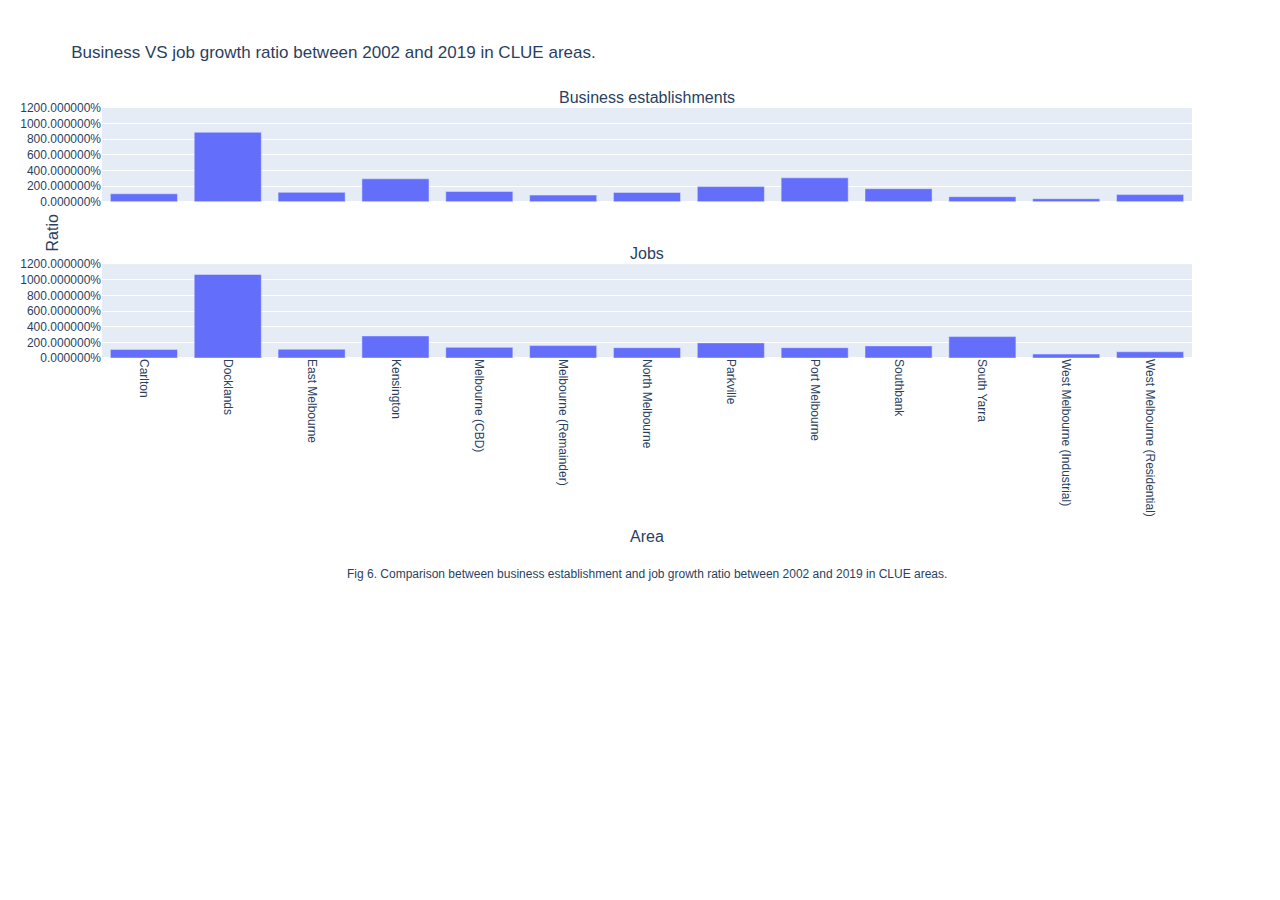
<file: Project/CLUE/figures/fig6.html>
<html>
<head><meta charset="utf-8" /></head>
<body>
    <div>                        <script type="text/javascript">window.PlotlyConfig = {MathJaxConfig: 'local'};</script>
        <script src="https://cdn.plot.ly/plotly-latest.min.js"></script>                <div id="3d5e926c-9b67-4c91-85c5-e5b936d9d4e2" class="plotly-graph-div" style="height:600px; width:100%;"></div>            <script type="text/javascript">                                    window.PLOTLYENV=window.PLOTLYENV || {};                                    if (document.getElementById("3d5e926c-9b67-4c91-85c5-e5b936d9d4e2")) {                    Plotly.newPlot(                        "3d5e926c-9b67-4c91-85c5-e5b936d9d4e2",                        [{"alignmentgroup": "True", "hovertemplate": "Area: %{x} <br>Growth ratio: %{y}", "legendgroup": "", "marker": {"color": "#636efa"}, "name": "", "offsetgroup": "", "orientation": "v", "showlegend": false, "textposition": "auto", "type": "bar", "x": ["Carlton", "Docklands", "East Melbourne", "Kensington", "Melbourne (CBD)", "Melbourne (Remainder)", "North Melbourne", "Parkville", "Port Melbourne", "Southbank", "South Yarra", "West Melbourne (Industrial)", "West Melbourne (Residential)"], "xaxis": "x", "y": [1.0185546875, 8.892307692307693, 1.2017543859649122, 2.934959349593496, 1.3177105524783412, 0.8530259365994236, 1.197452229299363, 1.9375, 3.0602409638554215, 1.6672760511882998, 0.6491228070175439, 0.38317757009345793, 0.9139072847682119], "yaxis": "y"}, {"alignmentgroup": "True", "hovertemplate": "Area: %{x} <br>Growth ratio: %{y}", "legendgroup": "", "marker": {"color": "#636efa"}, "name": "", "offsetgroup": "", "orientation": "v", "showlegend": false, "textposition": "auto", "type": "bar", "x": ["Carlton", "Docklands", "East Melbourne", "Kensington", "Melbourne (CBD)", "Melbourne (Remainder)", "North Melbourne", "Parkville", "Port Melbourne", "Southbank", "South Yarra", "West Melbourne (Industrial)", "West Melbourne (Residential)"], "xaxis": "x2", "y": [1.1026404348951593, 10.69104851791771, 1.1219562103540004, 2.820395201129146, 1.365734003365319, 1.5843298699601385, 1.322122150295525, 1.9349942359421033, 1.3210500729217307, 1.548188367964916, 2.7369942196531793, 0.5008937437934459, 0.7960995719042334], "yaxis": "y2"}],                        {"annotations": [{"font": {"size": 16}, "showarrow": false, "text": "Business establishments", "x": 0.5, "xanchor": "center", "xref": "paper", "y": 1.0, "yanchor": "bottom", "yref": "paper"}, {"font": {"size": 16}, "showarrow": false, "text": "Jobs", "x": 0.5, "xanchor": "center", "xref": "paper", "y": 0.375, "yanchor": "bottom", "yref": "paper"}, {"font": {"size": 16}, "showarrow": false, "text": "Area", "x": 0.5, "xanchor": "center", "xref": "paper", "y": -0.55, "yanchor": "top", "yref": "paper", "yshift": -30}, {"font": {"size": 16}, "showarrow": false, "text": "Ratio", "textangle": -90, "x": 0, "xanchor": "right", "xref": "paper", "xshift": -40, "y": 0.5, "yanchor": "middle", "yref": "paper"}, {"showarrow": false, "text": "Fig 6. Comparison between business establishment and job growth ratio between 2002 and 2019 in CLUE areas.", "x": 0.5, "xref": "paper", "y": -0.9, "yref": "paper"}], "height": 600, "margin": {"b": 250}, "template": {"data": {"bar": [{"error_x": {"color": "#2a3f5f"}, "error_y": {"color": "#2a3f5f"}, "marker": {"line": {"color": "#E5ECF6", "width": 0.5}}, "type": "bar"}], "barpolar": [{"marker": {"line": {"color": "#E5ECF6", "width": 0.5}}, "type": "barpolar"}], "carpet": [{"aaxis": {"endlinecolor": "#2a3f5f", "gridcolor": "white", "linecolor": "white", "minorgridcolor": "white", "startlinecolor": "#2a3f5f"}, "baxis": {"endlinecolor": "#2a3f5f", "gridcolor": "white", "linecolor": "white", "minorgridcolor": "white", "startlinecolor": "#2a3f5f"}, "type": "carpet"}], "choropleth": [{"colorbar": {"outlinewidth": 0, "ticks": ""}, "type": "choropleth"}], "contour": [{"colorbar": {"outlinewidth": 0, "ticks": ""}, "colorscale": [[0.0, "#0d0887"], [0.1111111111111111, "#46039f"], [0.2222222222222222, "#7201a8"], [0.3333333333333333, "#9c179e"], [0.4444444444444444, "#bd3786"], [0.5555555555555556, "#d8576b"], [0.6666666666666666, "#ed7953"], [0.7777777777777778, "#fb9f3a"], [0.8888888888888888, "#fdca26"], [1.0, "#f0f921"]], "type": "contour"}], "contourcarpet": [{"colorbar": {"outlinewidth": 0, "ticks": ""}, "type": "contourcarpet"}], "heatmap": [{"colorbar": {"outlinewidth": 0, "ticks": ""}, "colorscale": [[0.0, "#0d0887"], [0.1111111111111111, "#46039f"], [0.2222222222222222, "#7201a8"], [0.3333333333333333, "#9c179e"], [0.4444444444444444, "#bd3786"], [0.5555555555555556, "#d8576b"], [0.6666666666666666, "#ed7953"], [0.7777777777777778, "#fb9f3a"], [0.8888888888888888, "#fdca26"], [1.0, "#f0f921"]], "type": "heatmap"}], "heatmapgl": [{"colorbar": {"outlinewidth": 0, "ticks": ""}, "colorscale": [[0.0, "#0d0887"], [0.1111111111111111, "#46039f"], [0.2222222222222222, "#7201a8"], [0.3333333333333333, "#9c179e"], [0.4444444444444444, "#bd3786"], [0.5555555555555556, "#d8576b"], [0.6666666666666666, "#ed7953"], [0.7777777777777778, "#fb9f3a"], [0.8888888888888888, "#fdca26"], [1.0, "#f0f921"]], "type": "heatmapgl"}], "histogram": [{"marker": {"colorbar": {"outlinewidth": 0, "ticks": ""}}, "type": "histogram"}], "histogram2d": [{"colorbar": {"outlinewidth": 0, "ticks": ""}, "colorscale": [[0.0, "#0d0887"], [0.1111111111111111, "#46039f"], [0.2222222222222222, "#7201a8"], [0.3333333333333333, "#9c179e"], [0.4444444444444444, "#bd3786"], [0.5555555555555556, "#d8576b"], [0.6666666666666666, "#ed7953"], [0.7777777777777778, "#fb9f3a"], [0.8888888888888888, "#fdca26"], [1.0, "#f0f921"]], "type": "histogram2d"}], "histogram2dcontour": [{"colorbar": {"outlinewidth": 0, "ticks": ""}, "colorscale": [[0.0, "#0d0887"], [0.1111111111111111, "#46039f"], [0.2222222222222222, "#7201a8"], [0.3333333333333333, "#9c179e"], [0.4444444444444444, "#bd3786"], [0.5555555555555556, "#d8576b"], [0.6666666666666666, "#ed7953"], [0.7777777777777778, "#fb9f3a"], [0.8888888888888888, "#fdca26"], [1.0, "#f0f921"]], "type": "histogram2dcontour"}], "mesh3d": [{"colorbar": {"outlinewidth": 0, "ticks": ""}, "type": "mesh3d"}], "parcoords": [{"line": {"colorbar": {"outlinewidth": 0, "ticks": ""}}, "type": "parcoords"}], "pie": [{"automargin": true, "type": "pie"}], "scatter": [{"marker": {"colorbar": {"outlinewidth": 0, "ticks": ""}}, "type": "scatter"}], "scatter3d": [{"line": {"colorbar": {"outlinewidth": 0, "ticks": ""}}, "marker": {"colorbar": {"outlinewidth": 0, "ticks": ""}}, "type": "scatter3d"}], "scattercarpet": [{"marker": {"colorbar": {"outlinewidth": 0, "ticks": ""}}, "type": "scattercarpet"}], "scattergeo": [{"marker": {"colorbar": {"outlinewidth": 0, "ticks": ""}}, "type": "scattergeo"}], "scattergl": [{"marker": {"colorbar": {"outlinewidth": 0, "ticks": ""}}, "type": "scattergl"}], "scattermapbox": [{"marker": {"colorbar": {"outlinewidth": 0, "ticks": ""}}, "type": "scattermapbox"}], "scatterpolar": [{"marker": {"colorbar": {"outlinewidth": 0, "ticks": ""}}, "type": "scatterpolar"}], "scatterpolargl": [{"marker": {"colorbar": {"outlinewidth": 0, "ticks": ""}}, "type": "scatterpolargl"}], "scatterternary": [{"marker": {"colorbar": {"outlinewidth": 0, "ticks": ""}}, "type": "scatterternary"}], "surface": [{"colorbar": {"outlinewidth": 0, "ticks": ""}, "colorscale": [[0.0, "#0d0887"], [0.1111111111111111, "#46039f"], [0.2222222222222222, "#7201a8"], [0.3333333333333333, "#9c179e"], [0.4444444444444444, "#bd3786"], [0.5555555555555556, "#d8576b"], [0.6666666666666666, "#ed7953"], [0.7777777777777778, "#fb9f3a"], [0.8888888888888888, "#fdca26"], [1.0, "#f0f921"]], "type": "surface"}], "table": [{"cells": {"fill": {"color": "#EBF0F8"}, "line": {"color": "white"}}, "header": {"fill": {"color": "#C8D4E3"}, "line": {"color": "white"}}, "type": "table"}]}, "layout": {"annotationdefaults": {"arrowcolor": "#2a3f5f", "arrowhead": 0, "arrowwidth": 1}, "autotypenumbers": "strict", "coloraxis": {"colorbar": {"outlinewidth": 0, "ticks": ""}}, "colorscale": {"diverging": [[0, "#8e0152"], [0.1, "#c51b7d"], [0.2, "#de77ae"], [0.3, "#f1b6da"], [0.4, "#fde0ef"], [0.5, "#f7f7f7"], [0.6, "#e6f5d0"], [0.7, "#b8e186"], [0.8, "#7fbc41"], [0.9, "#4d9221"], [1, "#276419"]], "sequential": [[0.0, "#0d0887"], [0.1111111111111111, "#46039f"], [0.2222222222222222, "#7201a8"], [0.3333333333333333, "#9c179e"], [0.4444444444444444, "#bd3786"], [0.5555555555555556, "#d8576b"], [0.6666666666666666, "#ed7953"], [0.7777777777777778, "#fb9f3a"], [0.8888888888888888, "#fdca26"], [1.0, "#f0f921"]], "sequentialminus": [[0.0, "#0d0887"], [0.1111111111111111, "#46039f"], [0.2222222222222222, "#7201a8"], [0.3333333333333333, "#9c179e"], [0.4444444444444444, "#bd3786"], [0.5555555555555556, "#d8576b"], [0.6666666666666666, "#ed7953"], [0.7777777777777778, "#fb9f3a"], [0.8888888888888888, "#fdca26"], [1.0, "#f0f921"]]}, "colorway": ["#636efa", "#EF553B", "#00cc96", "#ab63fa", "#FFA15A", "#19d3f3", "#FF6692", "#B6E880", "#FF97FF", "#FECB52"], "font": {"color": "#2a3f5f"}, "geo": {"bgcolor": "white", "lakecolor": "white", "landcolor": "#E5ECF6", "showlakes": true, "showland": true, "subunitcolor": "white"}, "hoverlabel": {"align": "left"}, "hovermode": "closest", "mapbox": {"style": "light"}, "paper_bgcolor": "white", "plot_bgcolor": "#E5ECF6", "polar": {"angularaxis": {"gridcolor": "white", "linecolor": "white", "ticks": ""}, "bgcolor": "#E5ECF6", "radialaxis": {"gridcolor": "white", "linecolor": "white", "ticks": ""}}, "scene": {"xaxis": {"backgroundcolor": "#E5ECF6", "gridcolor": "white", "gridwidth": 2, "linecolor": "white", "showbackground": true, "ticks": "", "zerolinecolor": "white"}, "yaxis": {"backgroundcolor": "#E5ECF6", "gridcolor": "white", "gridwidth": 2, "linecolor": "white", "showbackground": true, "ticks": "", "zerolinecolor": "white"}, "zaxis": {"backgroundcolor": "#E5ECF6", "gridcolor": "white", "gridwidth": 2, "linecolor": "white", "showbackground": true, "ticks": "", "zerolinecolor": "white"}}, "shapedefaults": {"line": {"color": "#2a3f5f"}}, "ternary": {"aaxis": {"gridcolor": "white", "linecolor": "white", "ticks": ""}, "baxis": {"gridcolor": "white", "linecolor": "white", "ticks": ""}, "bgcolor": "#E5ECF6", "caxis": {"gridcolor": "white", "linecolor": "white", "ticks": ""}}, "title": {"x": 0.05}, "xaxis": {"automargin": true, "gridcolor": "white", "linecolor": "white", "ticks": "", "title": {"standoff": 15}, "zerolinecolor": "white", "zerolinewidth": 2}, "yaxis": {"automargin": true, "gridcolor": "white", "linecolor": "white", "ticks": "", "title": {"standoff": 15}, "zerolinecolor": "white", "zerolinewidth": 2}}}, "title": {"text": "Business VS job growth ratio between 2002 and 2019 in CLUE areas."}, "xaxis": {"anchor": "y", "domain": [0.0, 1.0], "matches": "x2", "showticklabels": false, "tickangle": 90}, "xaxis2": {"anchor": "y2", "domain": [0.0, 1.0], "tickangle": 90}, "yaxis": {"anchor": "x", "domain": [0.625, 1.0], "range": [0, 12], "tickformat": "%", "tickmode": "array", "tickvals": [0, 2, 4, 6, 8, 10, 12]}, "yaxis2": {"anchor": "x2", "domain": [0.0, 0.375], "range": [0, 12], "tickformat": "%", "tickmode": "array", "tickvals": [0, 2, 4, 6, 8, 10, 12]}},                        {"responsive": true}                    )                };                            </script>        </div>
</body>
</html>
</file>
